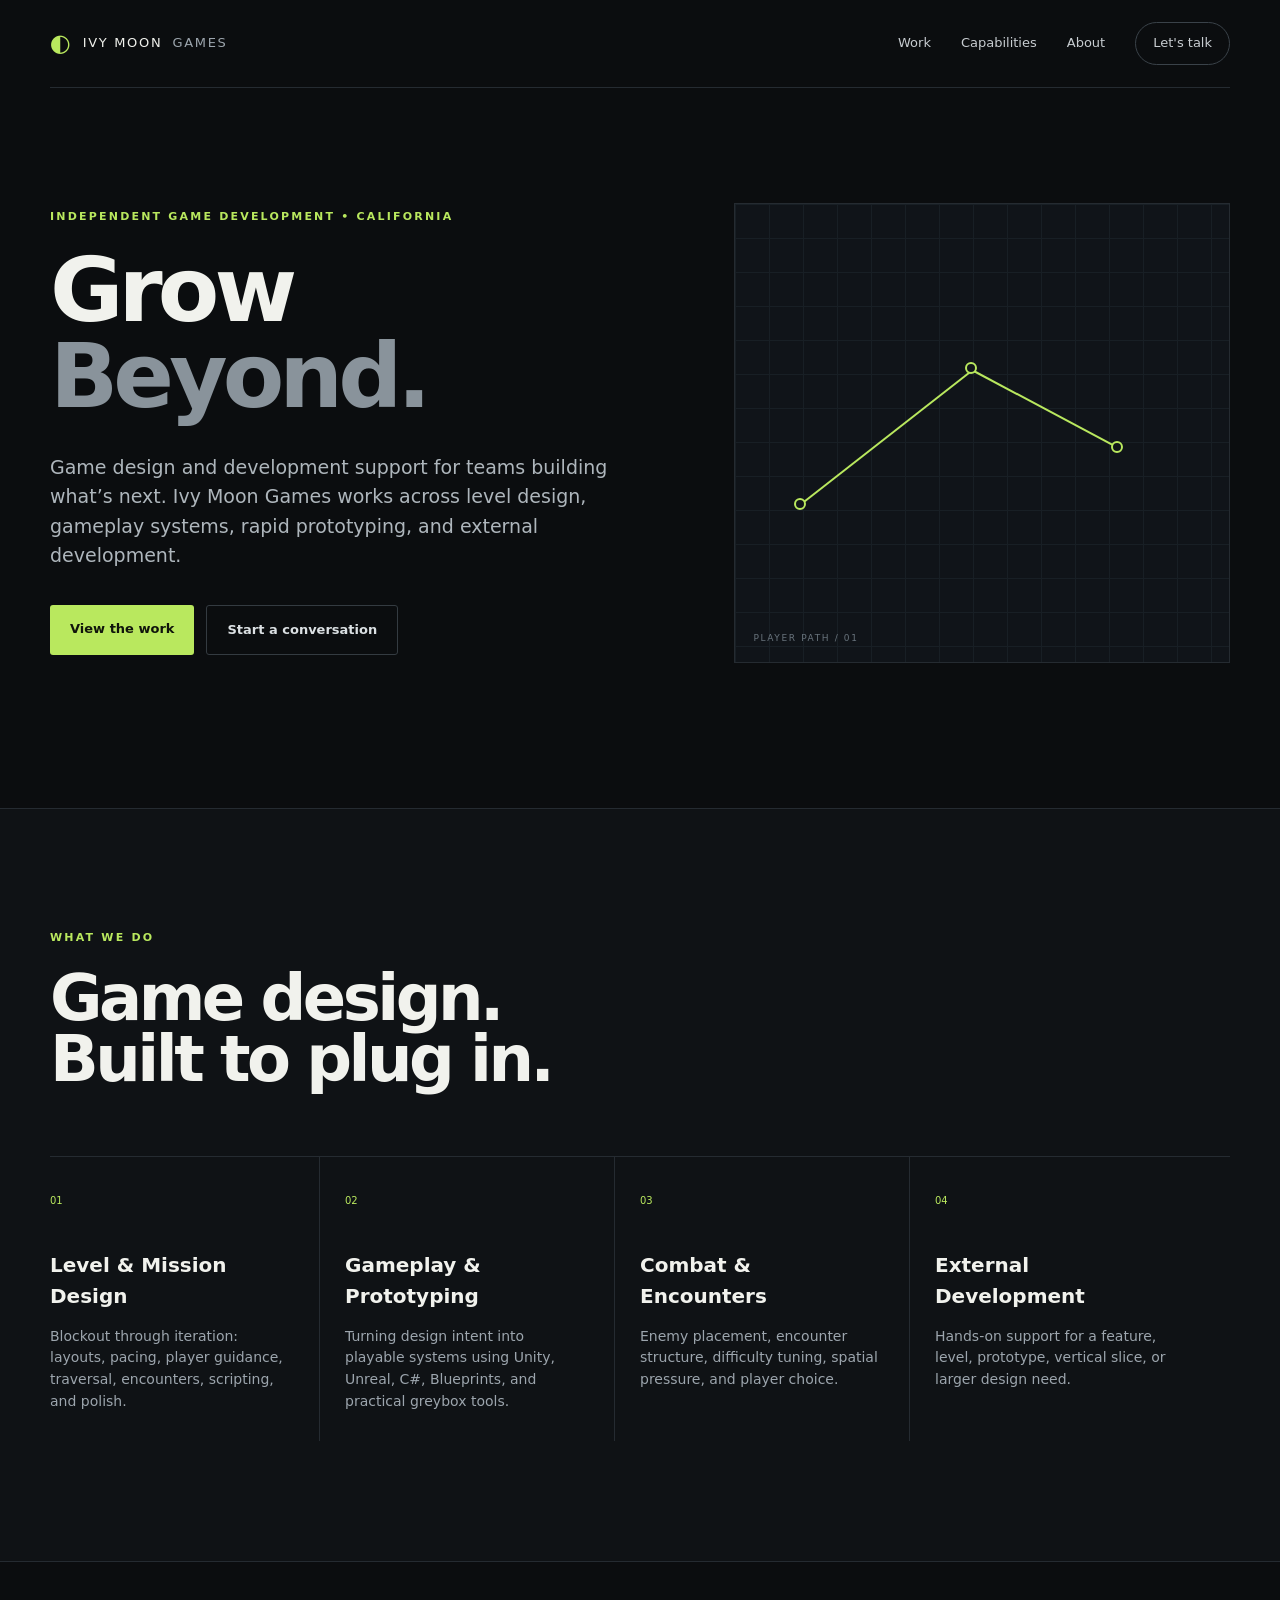
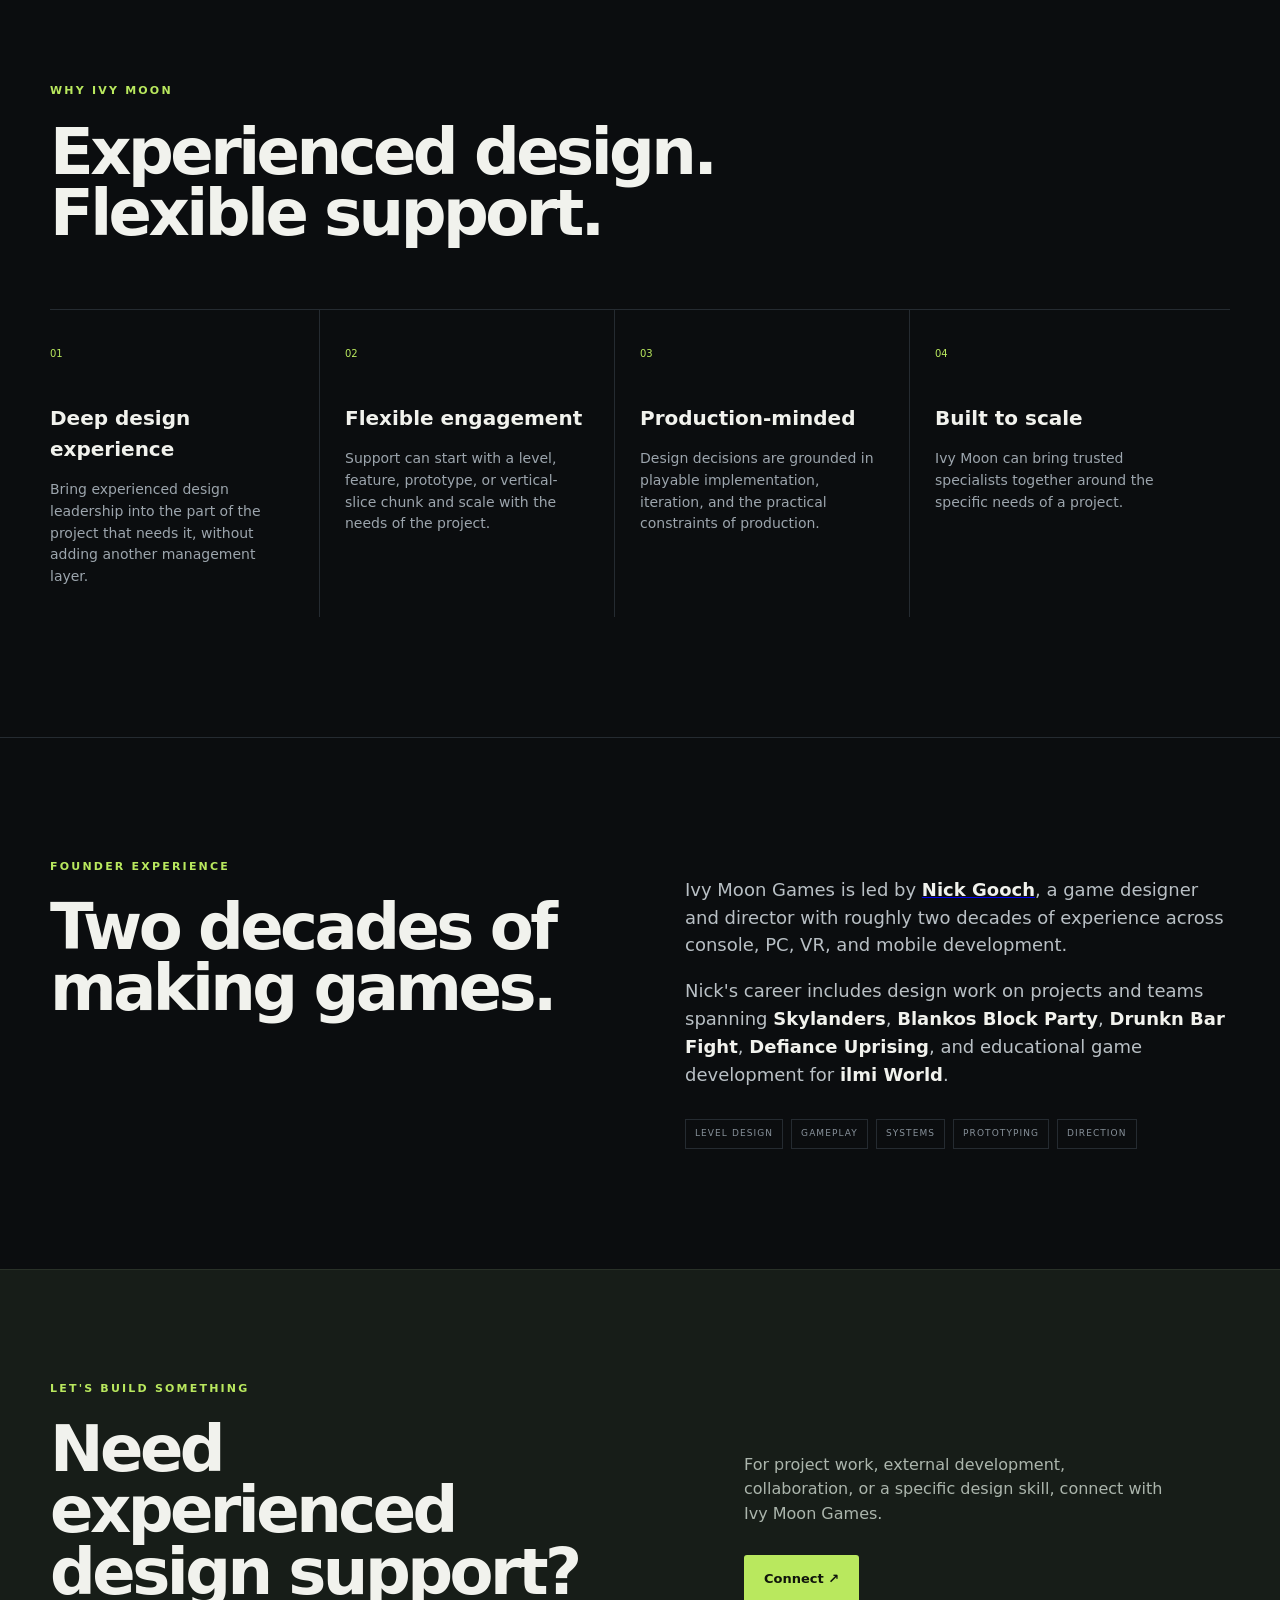
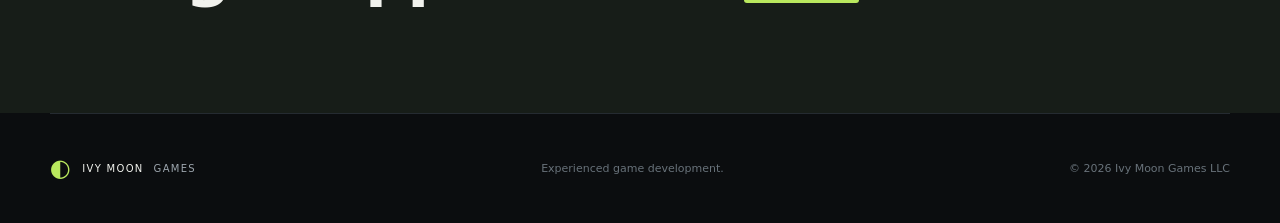
<file: index.html>
<!doctype html>
<html lang="en">
<head>
<meta charset="utf-8"><meta name="viewport" content="width=device-width,initial-scale=1">
<meta name="description" content="Ivy Moon Games — experienced game design, level design, prototyping and external development support.">
<title>Ivy Moon Games</title><link rel="stylesheet" href="styles.css">
</head>
<body>
<header class="nav wrap"><a class="brand" href="index.html"><span>◐</span> IVY MOON <b>GAMES</b></a><nav><a href="work.html">Work</a><a href="#capabilities">Capabilities</a><a href="#about">About</a><a class="pill" href="contact.html">Let's talk</a></nav></header>
<main id="top">
<section class="hero wrap"><div class="eyebrow">INDEPENDENT GAME DEVELOPMENT • CALIFORNIA</div><h1>Grow<br><em>Beyond.</em></h1><p class="lede">Game design and development support for teams building what’s next. Ivy Moon Games works across level design, gameplay systems, rapid prototyping, and external development.</p><div class="actions"><a class="button primary" href="work.html">View the work</a><a class="button ghost" href="contact.html">Start a conversation</a></div><div class="hero-art"><div class="grid"></div><span>PLAYER PATH / 01</span><i class="path one"></i><i class="path two"></i><b class="node n1"></b><b class="node n2"></b><b class="node n3"></b></div></section>

<section id="capabilities" class="section capabilities"><div class="wrap"><div class="eyebrow">WHAT WE DO</div><h2>Game design.<br>Built to plug in.</h2><div class="cap-grid"><div><span>01</span><h3>Level & Mission Design</h3><p>Blockout through iteration: layouts, pacing, player guidance, traversal, encounters, scripting, and polish.</p></div><div><span>02</span><h3>Gameplay & Prototyping</h3><p>Turning design intent into playable systems using Unity, Unreal, C#, Blueprints, and practical greybox tools.</p></div><div><span>03</span><h3>Combat & Encounters</h3><p>Enemy placement, encounter structure, difficulty tuning, spatial pressure, and player choice.</p></div><div><span>04</span><h3>External Development</h3><p>Hands-on support for a feature, level, prototype, vertical slice, or larger design need.</p></div></div></div></section>

<section class="section why"><div class="wrap"><div class="eyebrow">WHY IVY MOON</div><h2>Experienced design.<br>Flexible support.</h2><div class="why-grid"><div><span>01</span><h3>Deep design experience</h3><p>Bring experienced design leadership into the part of the project that needs it, without adding another management layer.</p></div><div><span>02</span><h3>Flexible engagement</h3><p>Support can start with a level, feature, prototype, or vertical-slice chunk and scale with the needs of the project.</p></div><div><span>03</span><h3>Production-minded</h3><p>Design decisions are grounded in playable implementation, iteration, and the practical constraints of production.</p></div><div><span>04</span><h3>Built to scale</h3><p>Ivy Moon can bring trusted specialists together around the specific needs of a project.</p></div></div></div></section>

<section id="about" class="section wrap about"><div><div class="eyebrow">FOUNDER EXPERIENCE</div><h2>Two decades of<br>making games.</h2></div><div class="about-copy"><p>Ivy Moon Games is led by <a class="inline-link" href="https://www.linkedin.com/in/ngooch/" target="_blank" rel="noopener"><strong>Nick Gooch</strong></a>, a game designer and director with roughly two decades of experience across console, PC, VR, and mobile development.</p><p>Nick's career includes design work on projects and teams spanning <strong>Skylanders</strong>, <strong>Blankos Block Party</strong>, <strong>Drunkn Bar Fight</strong>, <strong>Defiance Uprising</strong>, and educational game development for <strong>ilmi World</strong>.</p><div class="credits"><span>LEVEL DESIGN</span><span>GAMEPLAY</span><span>SYSTEMS</span><span>PROTOTYPING</span><span>DIRECTION</span></div></div></section>

<section id="contact" class="contact"><div class="wrap contact-inner"><div><div class="eyebrow">LET'S BUILD SOMETHING</div><h2>Need experienced<br>design support?</h2></div><div><p>For project work, external development, collaboration, or a specific design skill, connect with Ivy Moon Games.</p><a class="button primary" href="https://www.linkedin.com/company/ivy-moon-games/" target="_blank" rel="noopener">Connect ↗</a></div></div></section>
</main><footer class="wrap"><a class="brand" href="index.html"><span>◐</span> IVY MOON <b>GAMES</b></a><span>Experienced game development.</span><span>© 2026 Ivy Moon Games LLC</span></footer>
</body></html>
</file>
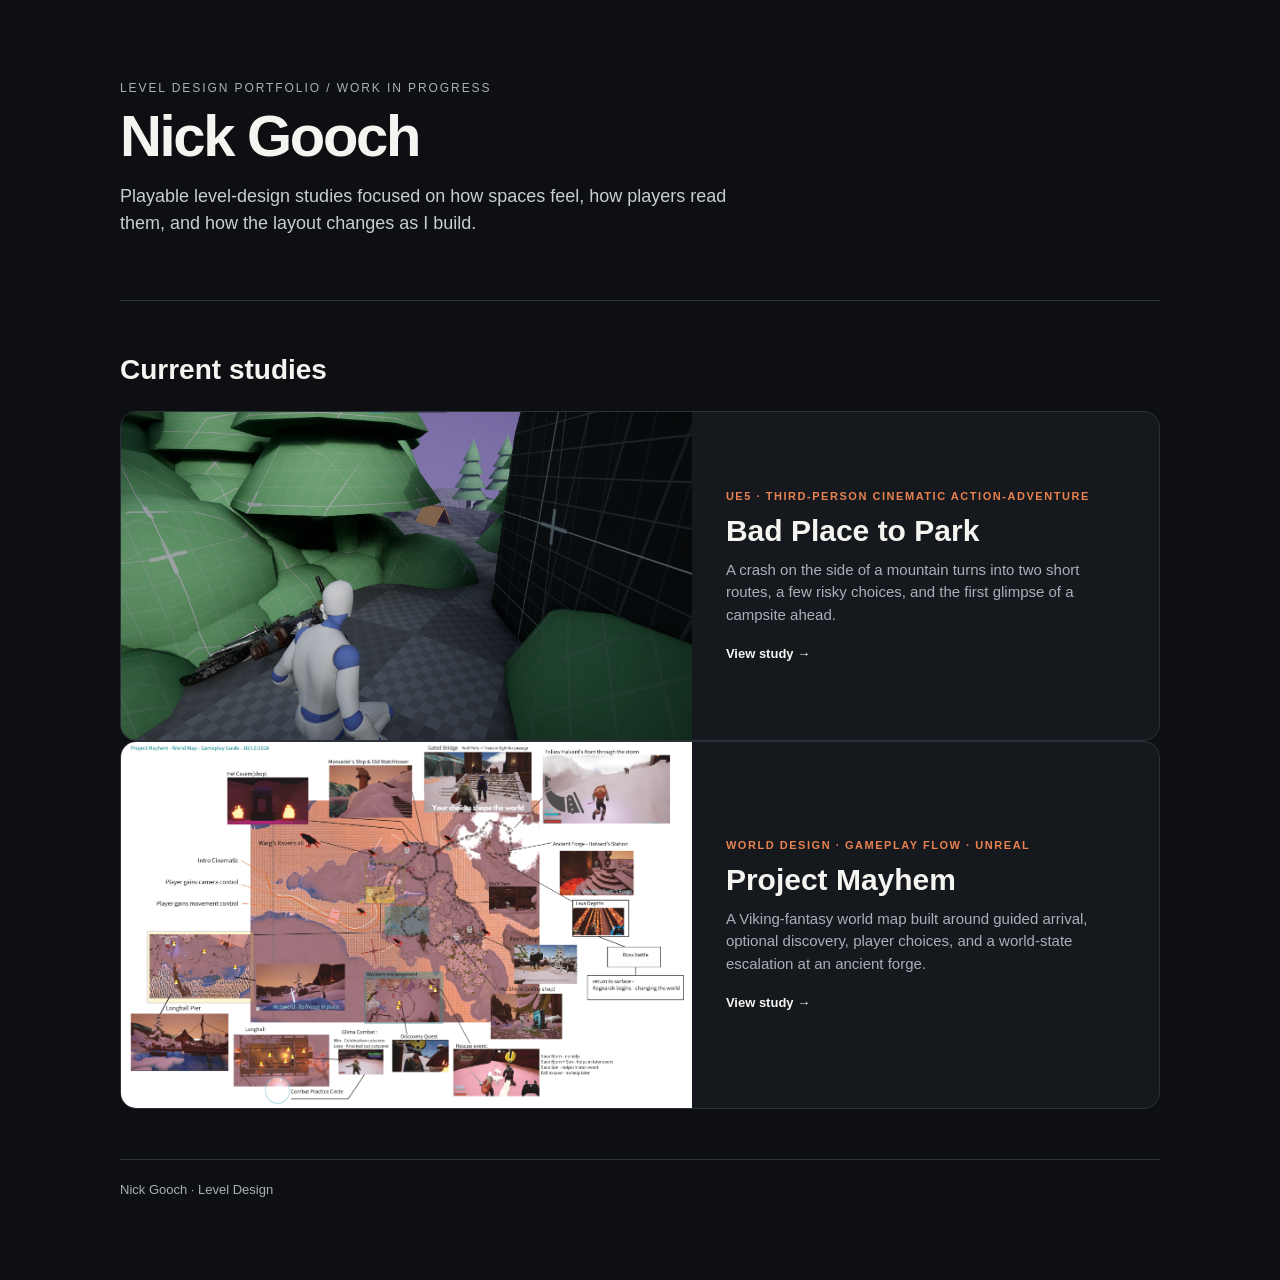
<file: Nick-Gooch/index.html>
<!doctype html><html lang="en"><head><meta charset="utf-8"><meta name="viewport" content="width=device-width,initial-scale=1"><title>Nick Gooch - Level Design</title><style>
:root{--bg:#0d0f12;--panel:#15181d;--text:#f4f4f1;--muted:#aab0b8;--line:#2a3037;--accent:#e9824f}*{box-sizing:border-box}body{margin:0;background:var(--bg);color:var(--text);font:15px/1.5 Inter,Segoe UI,Arial,sans-serif}.wrap{max-width:1100px;margin:auto;padding:44px 30px 80px}header{padding:35px 0 45px;border-bottom:1px solid var(--line)}.eyebrow{font-size:12px;text-transform:uppercase;letter-spacing:.16em;color:var(--muted)}h1{font-size:58px;line-height:1;letter-spacing:-.04em;margin:10px 0 18px}header p{max-width:650px;color:#c9cdd2;font-size:18px}h2{font-size:28px;margin:48px 0 20px}.card{display:grid;grid-template-columns:1.1fr .9fr;min-height:330px;border:1px solid var(--line);background:var(--panel);border-radius:16px;overflow:hidden;text-decoration:none;color:inherit}.card img{width:100%;height:100%;object-fit:cover}.copy{padding:34px;display:flex;flex-direction:column;justify-content:center}.tag{font-size:11px;letter-spacing:.14em;text-transform:uppercase;color:var(--accent);font-weight:700}h3{font-size:30px;line-height:1.08;margin:10px 0 12px}.copy p{color:var(--muted);margin:0 0 18px}.open{font-weight:700;font-size:13px}.foot{margin-top:50px;border-top:1px solid var(--line);padding-top:20px;color:var(--muted);font-size:13px}@media(max-width:720px){h1{font-size:45px}.card{grid-template-columns:1fr}.card img{height:240px}}
</style></head><body><div class="wrap"><header><div class="eyebrow">Level Design Portfolio / Work in Progress</div><h1>Nick Gooch</h1><p>Playable level-design studies focused on how spaces feel, how players read them, and how the layout changes as I build.</p></header><h2>Current studies</h2><a class="card" href="tests/wilderness-traverse-day-1.html"><img src="assets/10_hidden_motorcycle_story.png" alt="Motorcycle story moment in the Wilderness traversal study"><div class="copy"><div class="tag">UE5 · Third-Person Cinematic Action-Adventure</div><h3>Bad Place to Park</h3><p>A crash on the side of a mountain turns into two short routes, a few risky choices, and the first glimpse of a campsite ahead.</p><span class="open">View study →</span></div></a><a class="card" href="tests/project-mayhem.html"><img src="assets/ProjectMayhem_GameplayGuide_10_2026.png" alt="Project Mayhem world design study"><div class="copy"><div class="tag">WORLD DESIGN · GAMEPLAY FLOW · UNREAL</div><h3>Project Mayhem</h3><p>A Viking-fantasy world map built around guided arrival, optional discovery, player choices, and a world-state escalation at an ancient forge.</p><span class="open">View study →</span></div></a><div class="foot">Nick Gooch · Level Design</div></div></body></html>
</file>
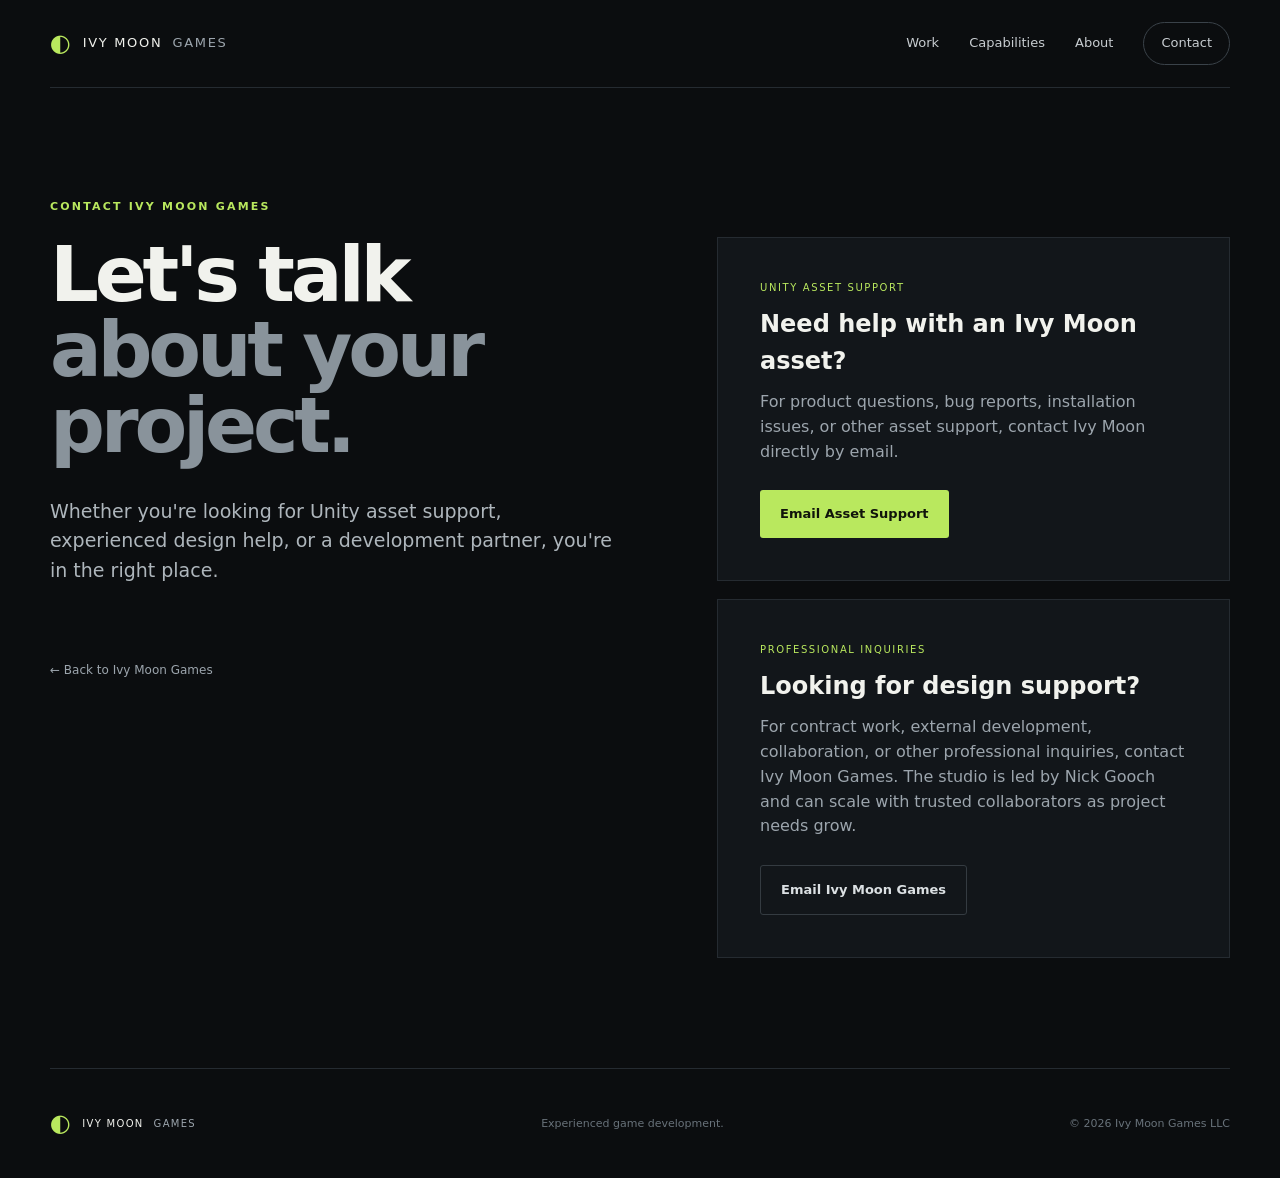
<file: contact.html>
<!doctype html>
<html lang="en">
<head>
<meta charset="utf-8"><meta name="viewport" content="width=device-width,initial-scale=1">
<meta name="description" content="Contact Ivy Moon Games for Unity asset support, product questions, collaboration, and professional inquiries.">
<title>Contact — Ivy Moon Games</title><link rel="stylesheet" href="styles.css">
<style>.contact-page{min-height:calc(100vh - 198px);padding:110px 0}.contact-grid{display:grid;grid-template-columns:1.05fr .95fr;gap:100px;align-items:start}.contact-card{border:1px solid var(--line);background:var(--panel);padding:42px}.contact-card h3{font-size:24px;margin:0 0 10px}.contact-card p{color:var(--muted);margin:0 0 26px}.contact-card+.contact-card{margin-top:18px}.back{font-size:12px;color:var(--muted);text-decoration:none;display:inline-block;margin-top:42px}.back:hover{color:var(--text)}@media(max-width:850px){.contact-grid{grid-template-columns:1fr;gap:40px}.contact-page{padding:75px 0}}</style>
</head>
<body>
<header class="nav wrap"><a class="brand" href="index.html"><span>◐</span> IVY MOON <b>GAMES</b></a><nav><a href="work.html">Work</a><a href="index.html#capabilities">Capabilities</a><a href="index.html#about">About</a><a class="pill" href="contact.html">Contact</a></nav></header>
<main class="contact-page wrap">
<div class="eyebrow">CONTACT IVY MOON GAMES</div>
<div class="contact-grid"><div><h1 style="font-size:clamp(50px,6vw,82px);line-height:.98;letter-spacing:-.055em;margin:0">Let's talk<br><em style="font-style:normal;color:#89939b">about your project.</em></h1><p class="lede">Whether you're looking for Unity asset support, experienced design help, or a development partner, you're in the right place.</p><a class="back" href="index.html">← Back to Ivy Moon Games</a></div>
<div><div class="contact-card"><div class="meta">UNITY ASSET SUPPORT</div><h3>Need help with an Ivy Moon asset?</h3><p>For product questions, bug reports, installation issues, or other asset support, contact Ivy Moon directly by email.</p><a class="button primary" href="mailto:ivymoongames@gmail.com">Email Asset Support</a></div>
<div class="contact-card"><div class="meta">PROFESSIONAL INQUIRIES</div><h3>Looking for design support?</h3><p>For contract work, external development, collaboration, or other professional inquiries, contact Ivy Moon Games. The studio is led by Nick Gooch and can scale with trusted collaborators as project needs grow.</p><a class="button ghost" href="mailto:ivymoongames@gmail.com">Email Ivy Moon Games</a></div></div></div>
</main>
<footer class="wrap"><a class="brand" href="index.html"><span>◐</span> IVY MOON <b>GAMES</b></a><span>Experienced game development.</span><span>© 2026 Ivy Moon Games LLC</span></footer>
</body></html>
</file>
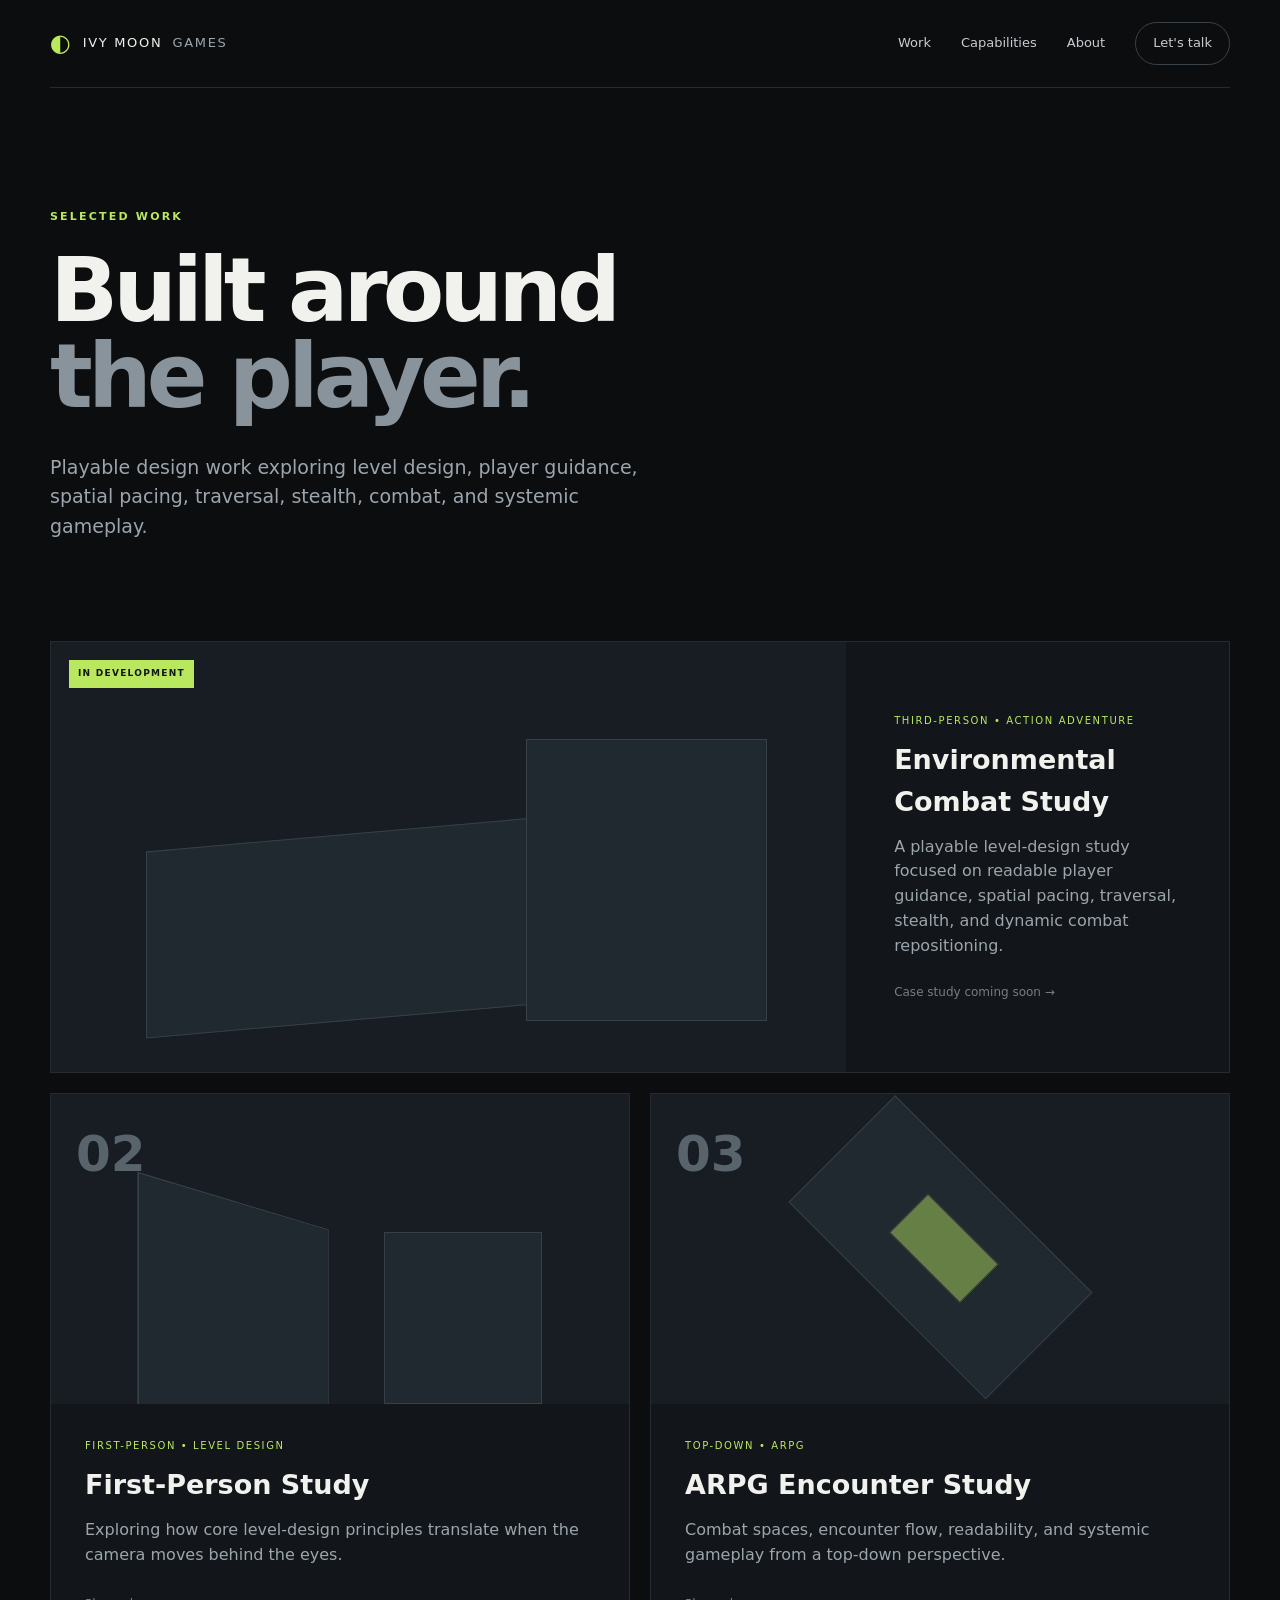
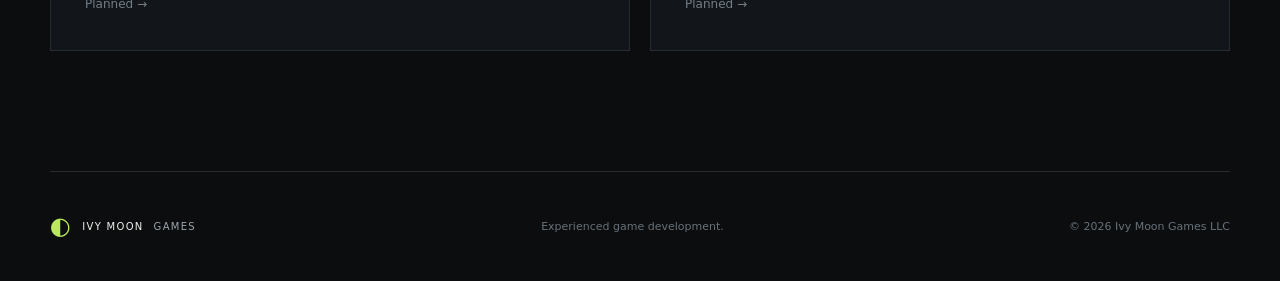
<file: work.html>
<!doctype html>
<html lang="en">
<head>
<meta charset="utf-8"><meta name="viewport" content="width=device-width,initial-scale=1">
<meta name="description" content="Selected Ivy Moon Games design work and development studies.">
<title>Work — Ivy Moon Games</title><link rel="stylesheet" href="styles.css">
</head>
<body>
<header class="nav wrap"><a class="brand" href="index.html"><span>◐</span> IVY MOON <b>GAMES</b></a><nav><a href="work.html">Work</a><a href="index.html#capabilities">Capabilities</a><a href="index.html#about">About</a><a class="pill" href="contact.html">Let's talk</a></nav></header>
<main>
<section class="section wrap work-intro"><div class="eyebrow">SELECTED WORK</div><h1>Built around<br><em>the player.</em></h1><p>Playable design work exploring level design, player guidance, spatial pacing, traversal, stealth, combat, and systemic gameplay.</p></section>
<section class="section wrap work-list"><div class="projects">
<article class="project featured"><div class="visual third"><span class="tag">IN DEVELOPMENT</span><div class="blockout"></div></div><div class="copy"><div class="meta">THIRD-PERSON • ACTION ADVENTURE</div><h3>Environmental Combat Study</h3><p>A playable level-design study focused on readable player guidance, spatial pacing, traversal, stealth, and dynamic combat repositioning.</p><span class="muted">Case study coming soon →</span></div></article>
<article class="project"><div class="visual first"><span>02</span></div><div class="copy"><div class="meta">FIRST-PERSON • LEVEL DESIGN</div><h3>First-Person Study</h3><p>Exploring how core level-design principles translate when the camera moves behind the eyes.</p><span class="muted">Planned →</span></div></article>
<article class="project"><div class="visual arpg"><span>03</span></div><div class="copy"><div class="meta">TOP-DOWN • ARPG</div><h3>ARPG Encounter Study</h3><p>Combat spaces, encounter flow, readability, and systemic gameplay from a top-down perspective.</p><span class="muted">Planned →</span></div></article>
</div></section>
</main>
<footer class="wrap"><a class="brand" href="index.html"><span>◐</span> IVY MOON <b>GAMES</b></a><span>Experienced game development.</span><span>© 2026 Ivy Moon Games LLC</span></footer>
</body></html>
</file>
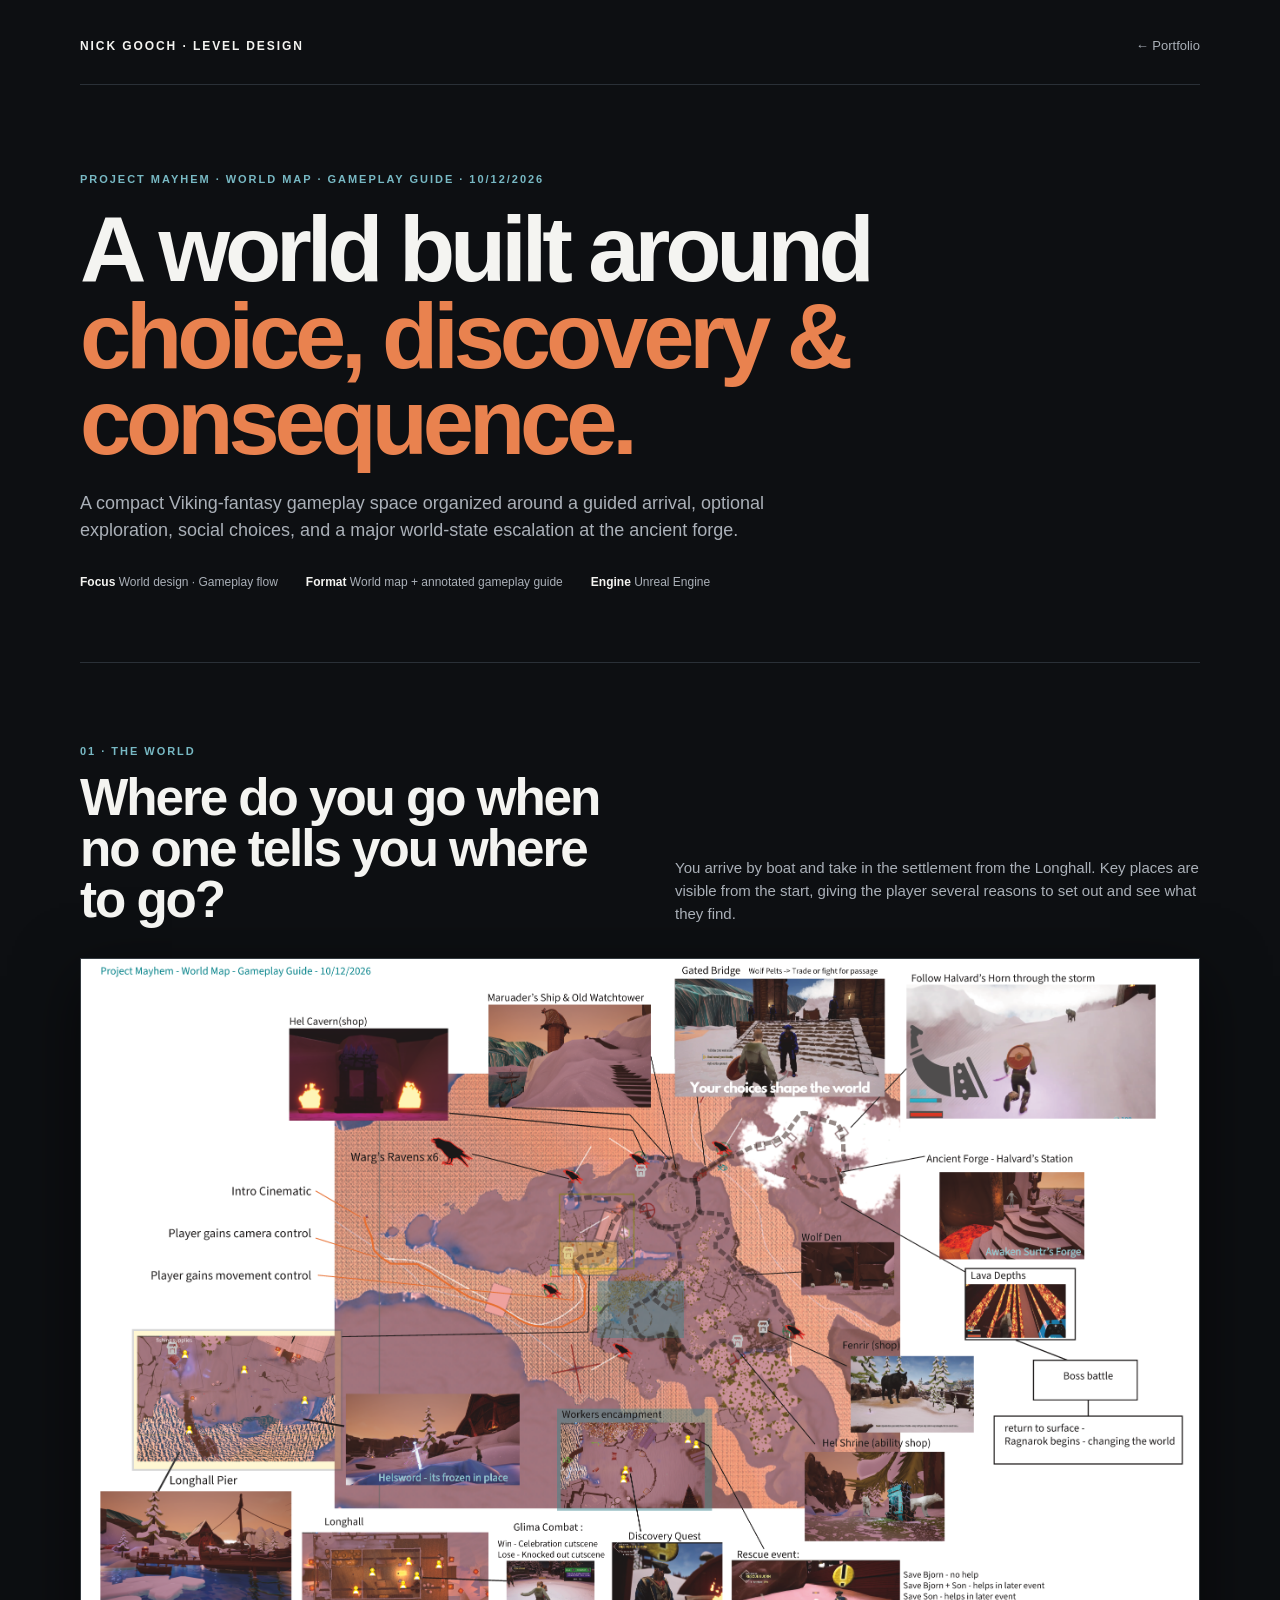
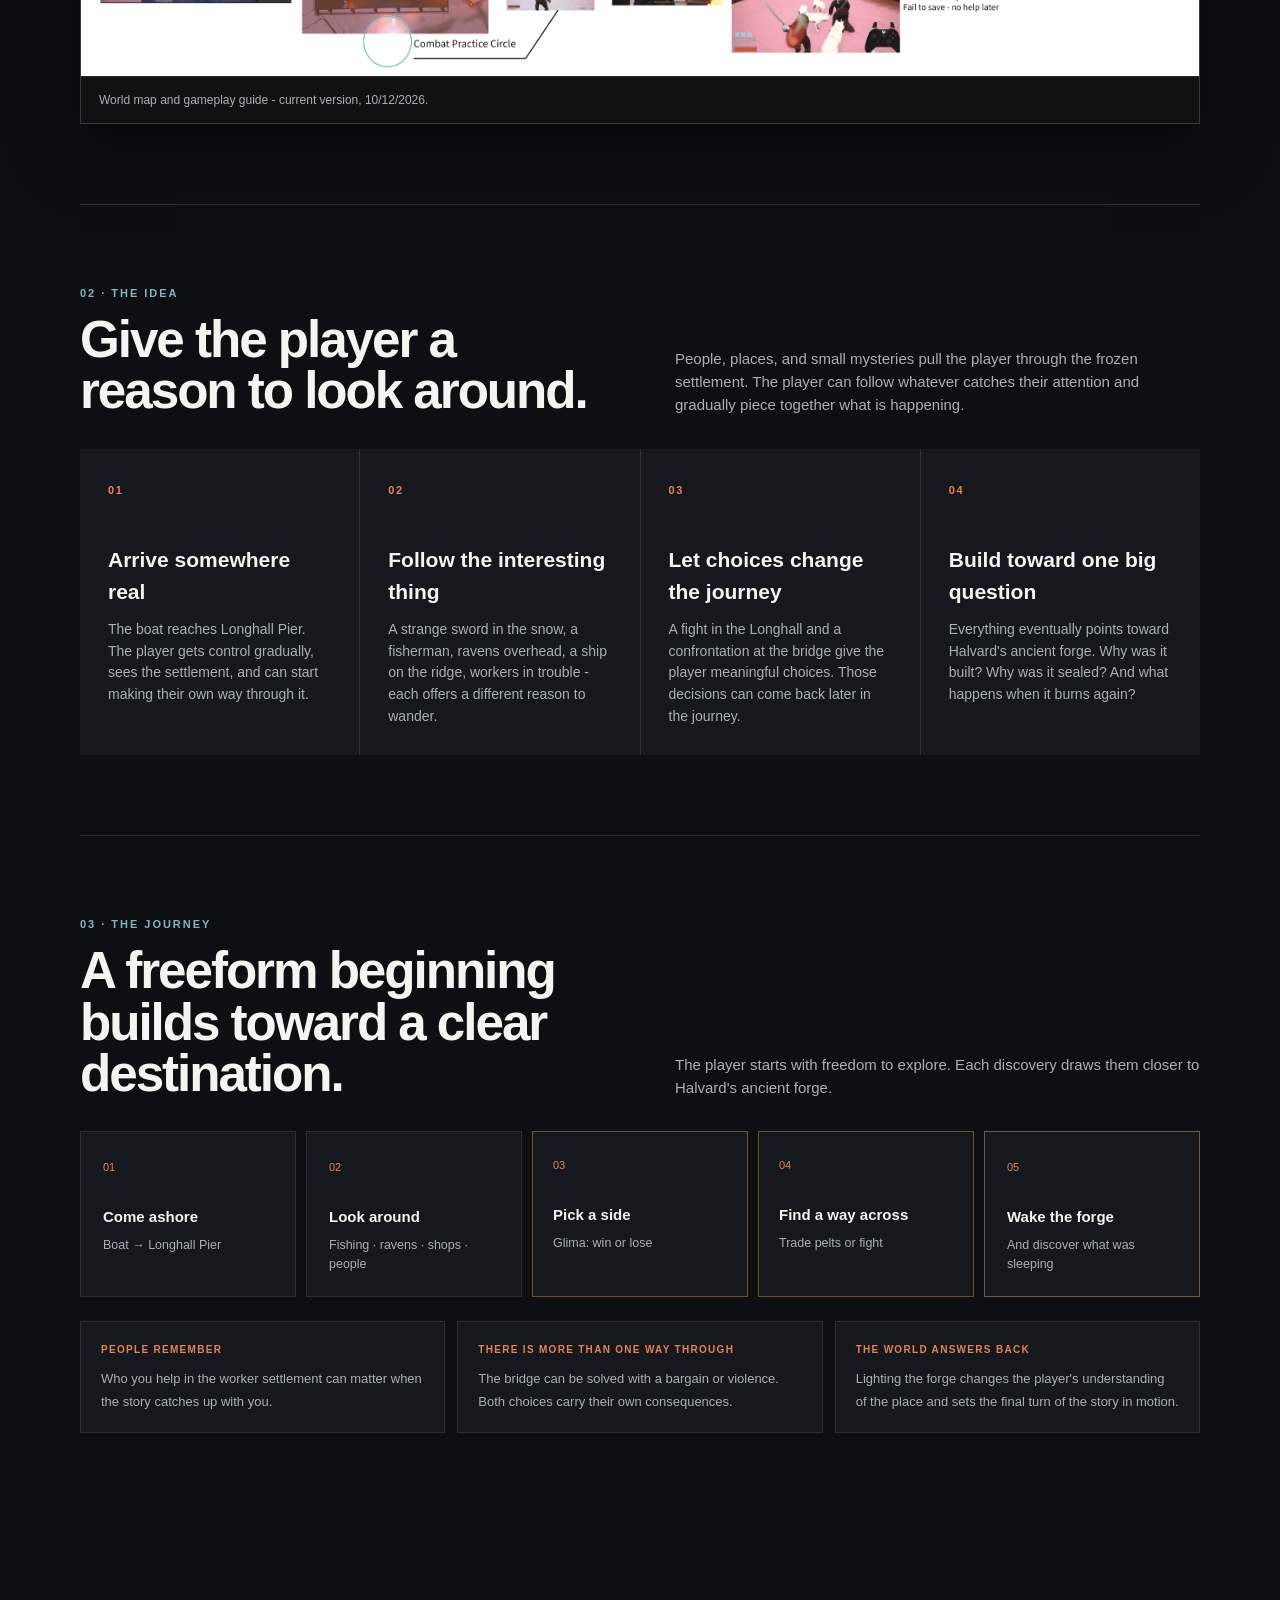
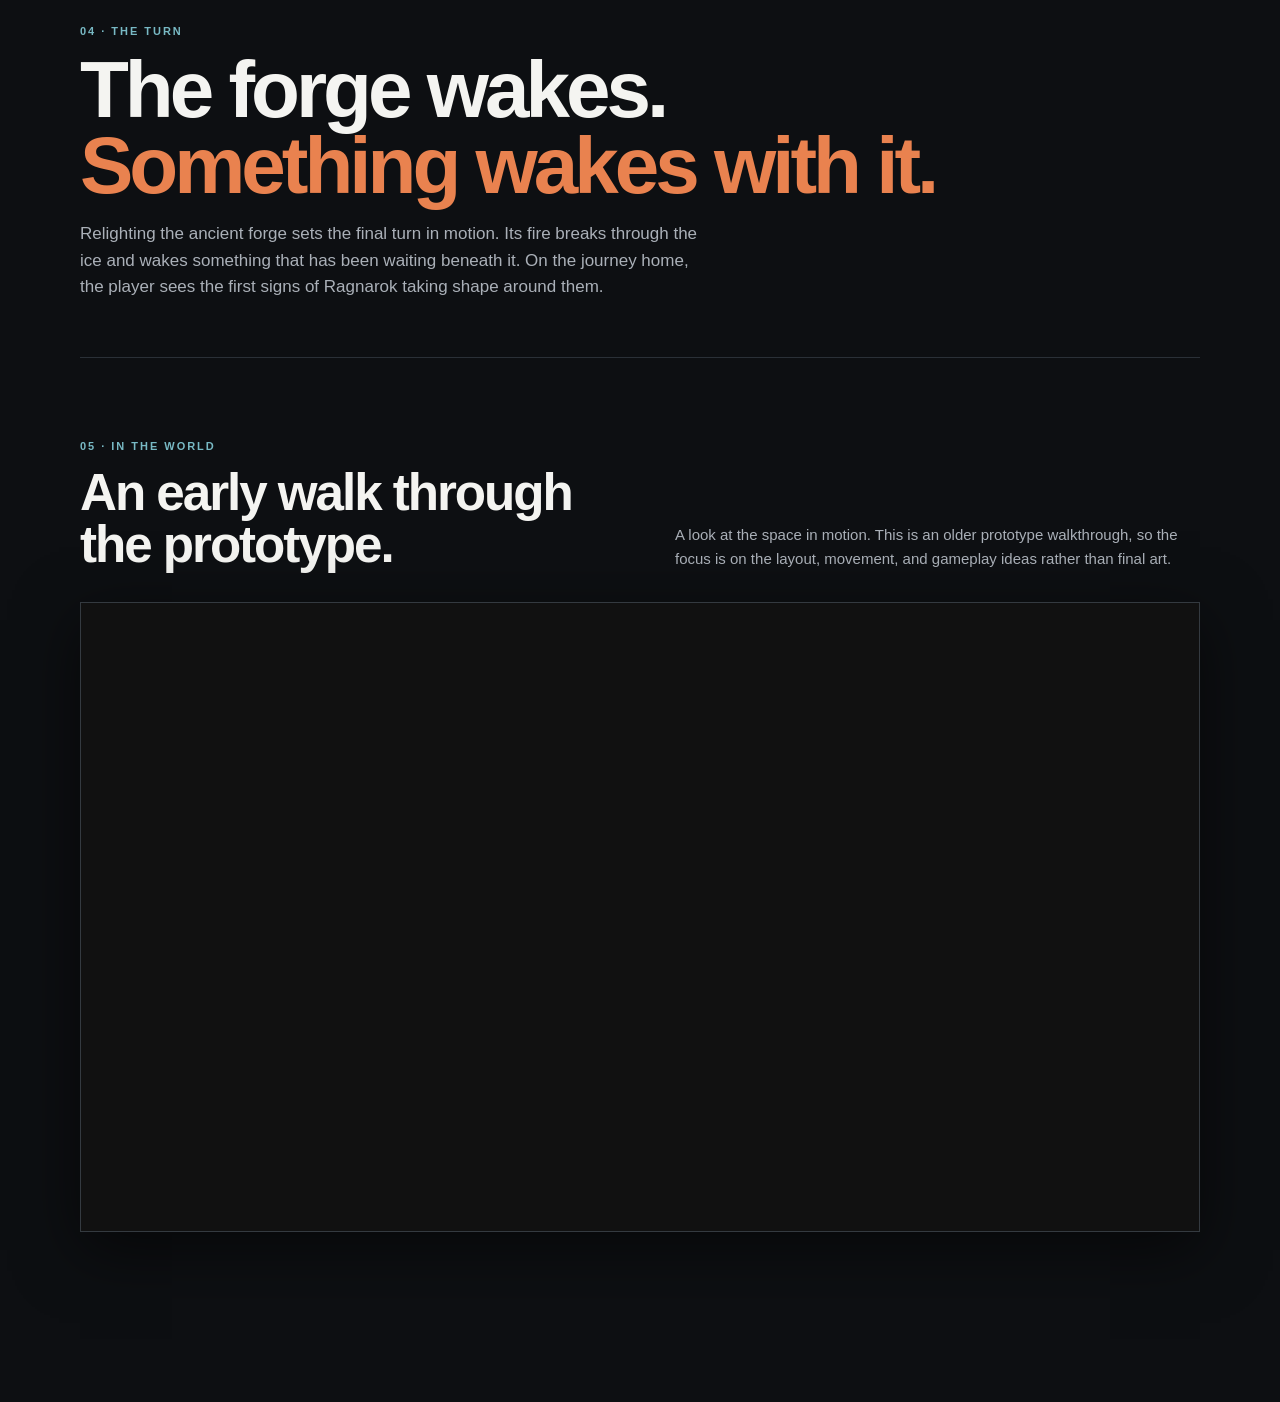
<file: Nick-Gooch/tests/project-mayhem.html>
<!doctype html>
<html lang="en">
<head>
<meta charset="utf-8">
<meta name="viewport" content="width=device-width,initial-scale=1">
<title>Project Mayhem - A World to Discover</title>
<style>
:root{--bg:#0d0f12;--panel:#15181d;--text:#f4f4f1;--muted:#aab0b8;--line:#2a3037;--accent:#e9824f;--ice:#78b9c4}
*{box-sizing:border-box}html{scroll-behavior:smooth}body{margin:0;background:var(--bg);color:var(--text);font:15px/1.55 Inter,Segoe UI,Arial,sans-serif}.wrap{max-width:1180px;margin:auto;padding:24px 30px 90px}a{color:inherit;text-decoration:none}.nav{display:flex;justify-content:space-between;align-items:center;padding:12px 0 28px;border-bottom:1px solid var(--line)}.brand{font-size:12px;font-weight:800;letter-spacing:.16em}.back{color:var(--muted);font-size:13px}.hero{padding:86px 0 70px}.eyebrow{font-size:11px;text-transform:uppercase;letter-spacing:.18em;color:var(--ice);font-weight:700}.hero h1{font-size:clamp(48px,8vw,92px);line-height:.94;letter-spacing:-.055em;margin:18px 0 24px}.hero h1 em{font-style:normal;color:var(--accent)}.hero p{max-width:700px;color:var(--muted);font-size:18px}.meta{display:flex;gap:28px;flex-wrap:wrap;margin-top:28px;color:var(--muted);font-size:12px}.meta b{color:var(--text)}section{padding:80px 0;border-top:1px solid var(--line)}.head{display:grid;grid-template-columns:1fr 1fr;gap:70px;align-items:end;margin-bottom:32px}.head h2{font-size:clamp(32px,4vw,56px);line-height:1;letter-spacing:-.04em;margin:12px 0 0}.head p{color:var(--muted);margin:0}.map{border:1px solid #343a40;background:#111;box-shadow:0 18px 60px #0008;overflow:hidden}.map img{display:block;width:100%;height:auto}.map-note{padding:14px 18px;color:var(--muted);font-size:12px;border-top:1px solid var(--line)}.grid{display:grid;grid-template-columns:repeat(4,1fr);gap:1px;background:var(--line)}.card{background:var(--panel);padding:28px;min-height:235px}.num{color:var(--accent);font-size:11px;letter-spacing:.14em;font-weight:700}.card h3{margin:44px 0 10px;font-size:21px}.card p{margin:0;color:var(--muted);font-size:14px}.flow{display:grid;grid-template-columns:repeat(5,1fr);gap:10px}.beat{border:1px solid var(--line);padding:22px;background:var(--panel);min-height:145px}.beat.choice{border-color:#665331}.beat.final{border-color:#6d5a42}.beat .n{color:var(--accent);font-size:11px}.beat strong{display:block;margin-top:28px}.beat small{display:block;color:var(--muted);margin-top:7px}.choices{display:grid;grid-template-columns:repeat(3,1fr);gap:12px;margin-top:24px}.choice{padding:20px;border:1px solid var(--line);background:var(--panel)}.choice b{display:block;color:var(--accent);font-size:10px;letter-spacing:.13em;text-transform:uppercase;margin-bottom:8px}.choice span{color:var(--muted);font-size:13px}.end{padding:110px 0 40px}.video-frame{position:relative;width:100%;aspect-ratio:16/9;background:#111;border:1px solid #343a40;box-shadow:0 18px 60px #0008;overflow:hidden}.video-frame iframe{width:100%;height:100%;border:0}.end h2{font-size:clamp(42px,7vw,80px);line-height:.95;letter-spacing:-.05em;margin:12px 0}.end h2 em{font-style:normal;color:var(--accent)}.end p{max-width:620px;color:var(--muted);font-size:17px}@media(max-width:800px){.head{grid-template-columns:1fr;gap:20px}.grid{grid-template-columns:1fr 1fr}.flow{grid-template-columns:1fr}.choices{grid-template-columns:1fr}}@media(max-width:520px){.wrap{padding-left:18px;padding-right:18px}.grid{grid-template-columns:1fr}.hero{padding-top:60px}}
</style>
</head>
<body><div class="wrap">
<nav class="nav"><a class="brand" href="../index.html">NICK GOOCH · LEVEL DESIGN</a><a class="back" href="../index.html">← Portfolio</a></nav>
<header class="hero"><div class="eyebrow">PROJECT MAYHEM · WORLD MAP · GAMEPLAY GUIDE · 10/12/2026</div><h1>A world built around<br><em>choice, discovery & consequence.</em></h1><p>A compact Viking-fantasy gameplay space organized around a guided arrival, optional exploration, social choices, and a major world-state escalation at the ancient forge.</p><div class="meta"><span><b>Focus</b> World design · Gameplay flow</span><span><b>Format</b> World map + annotated gameplay guide</span><span><b>Engine</b> Unreal Engine</span></div></header>
<section><div class="head"><div><div class="eyebrow">01 · THE WORLD</div><h2>Where do you go when no one tells you where to go?</h2></div><p>You arrive by boat and take in the settlement from the Longhall. Key places are visible from the start, giving the player several reasons to set out and see what they find.</p></div><div class="map"><img src="../assets/ProjectMayhem_GameplayGuide_10_2026.png" alt="Project Mayhem world map and gameplay guide"><div class="map-note">World map and gameplay guide - current version, 10/12/2026.</div></div></section>
<section><div class="head"><div><div class="eyebrow">02 · THE IDEA</div><h2>Give the player a reason to look around.</h2></div><p>People, places, and small mysteries pull the player through the frozen settlement. The player can follow whatever catches their attention and gradually piece together what is happening.</p></div><div class="grid">
<article class="card"><span class="num">01</span><h3>Arrive somewhere real</h3><p>The boat reaches Longhall Pier. The player gets control gradually, sees the settlement, and can start making their own way through it.</p></article>
<article class="card"><span class="num">02</span><h3>Follow the interesting thing</h3><p>A strange sword in the snow, a fisherman, ravens overhead, a ship on the ridge, workers in trouble - each offers a different reason to wander.</p></article>
<article class="card"><span class="num">03</span><h3>Let choices change the journey</h3><p>A fight in the Longhall and a confrontation at the bridge give the player meaningful choices. Those decisions can come back later in the journey.</p></article>
<article class="card"><span class="num">04</span><h3>Build toward one big question</h3><p>Everything eventually points toward Halvard's ancient forge. Why was it built? Why was it sealed? And what happens when it burns again?</p></article>
</div></section>
<section><div class="head"><div><div class="eyebrow">03 · THE JOURNEY</div><h2>A freeform beginning builds toward a clear destination.</h2></div><p>The player starts with freedom to explore. Each discovery draws them closer to Halvard's ancient forge.</p></div><div class="flow">
<div class="beat"><span class="n">01</span><strong>Come ashore</strong><small>Boat → Longhall Pier</small></div>
<div class="beat"><span class="n">02</span><strong>Look around</strong><small>Fishing · ravens · shops · people</small></div>
<div class="beat choice"><span class="n">03</span><strong>Pick a side</strong><small>Glima: win or lose</small></div>
<div class="beat choice"><span class="n">04</span><strong>Find a way across</strong><small>Trade pelts or fight</small></div>
<div class="beat final"><span class="n">05</span><strong>Wake the forge</strong><small>And discover what was sleeping</small></div>
</div><div class="choices"><div class="choice"><b>People remember</b><span>Who you help in the worker settlement can matter when the story catches up with you.</span></div><div class="choice"><b>There is more than one way through</b><span>The bridge can be solved with a bargain or violence. Both choices carry their own consequences.</span></div><div class="choice"><b>The world answers back</b><span>Lighting the forge changes the player's understanding of the place and sets the final turn of the story in motion.</span></div></div></section>
<div class="end"><div class="eyebrow">04 · THE TURN</div><h2>The forge wakes.<br><em>Something wakes with it.</em></h2><p>Relighting the ancient forge sets the final turn in motion. Its fire breaks through the ice and wakes something that has been waiting beneath it. On the journey home, the player sees the first signs of Ragnarok taking shape around them.</p></div><section class="video"><div class="head"><div><div class="eyebrow">05 · IN THE WORLD</div><h2>An early walk through the prototype.</h2></div><p>A look at the space in motion. This is an older prototype walkthrough, so the focus is on the layout, movement, and gameplay ideas rather than final art.</p></div><div class="video-frame"><iframe src="https://www.youtube.com/embed/uv9dwov7qVk?start=195" title="Project Mayhem prototype walkthrough" loading="lazy" allow="accelerometer; autoplay; clipboard-write; encrypted-media; gyroscope; picture-in-picture; web-share" allowfullscreen></iframe></div></section>
</div></body></html>
</file>
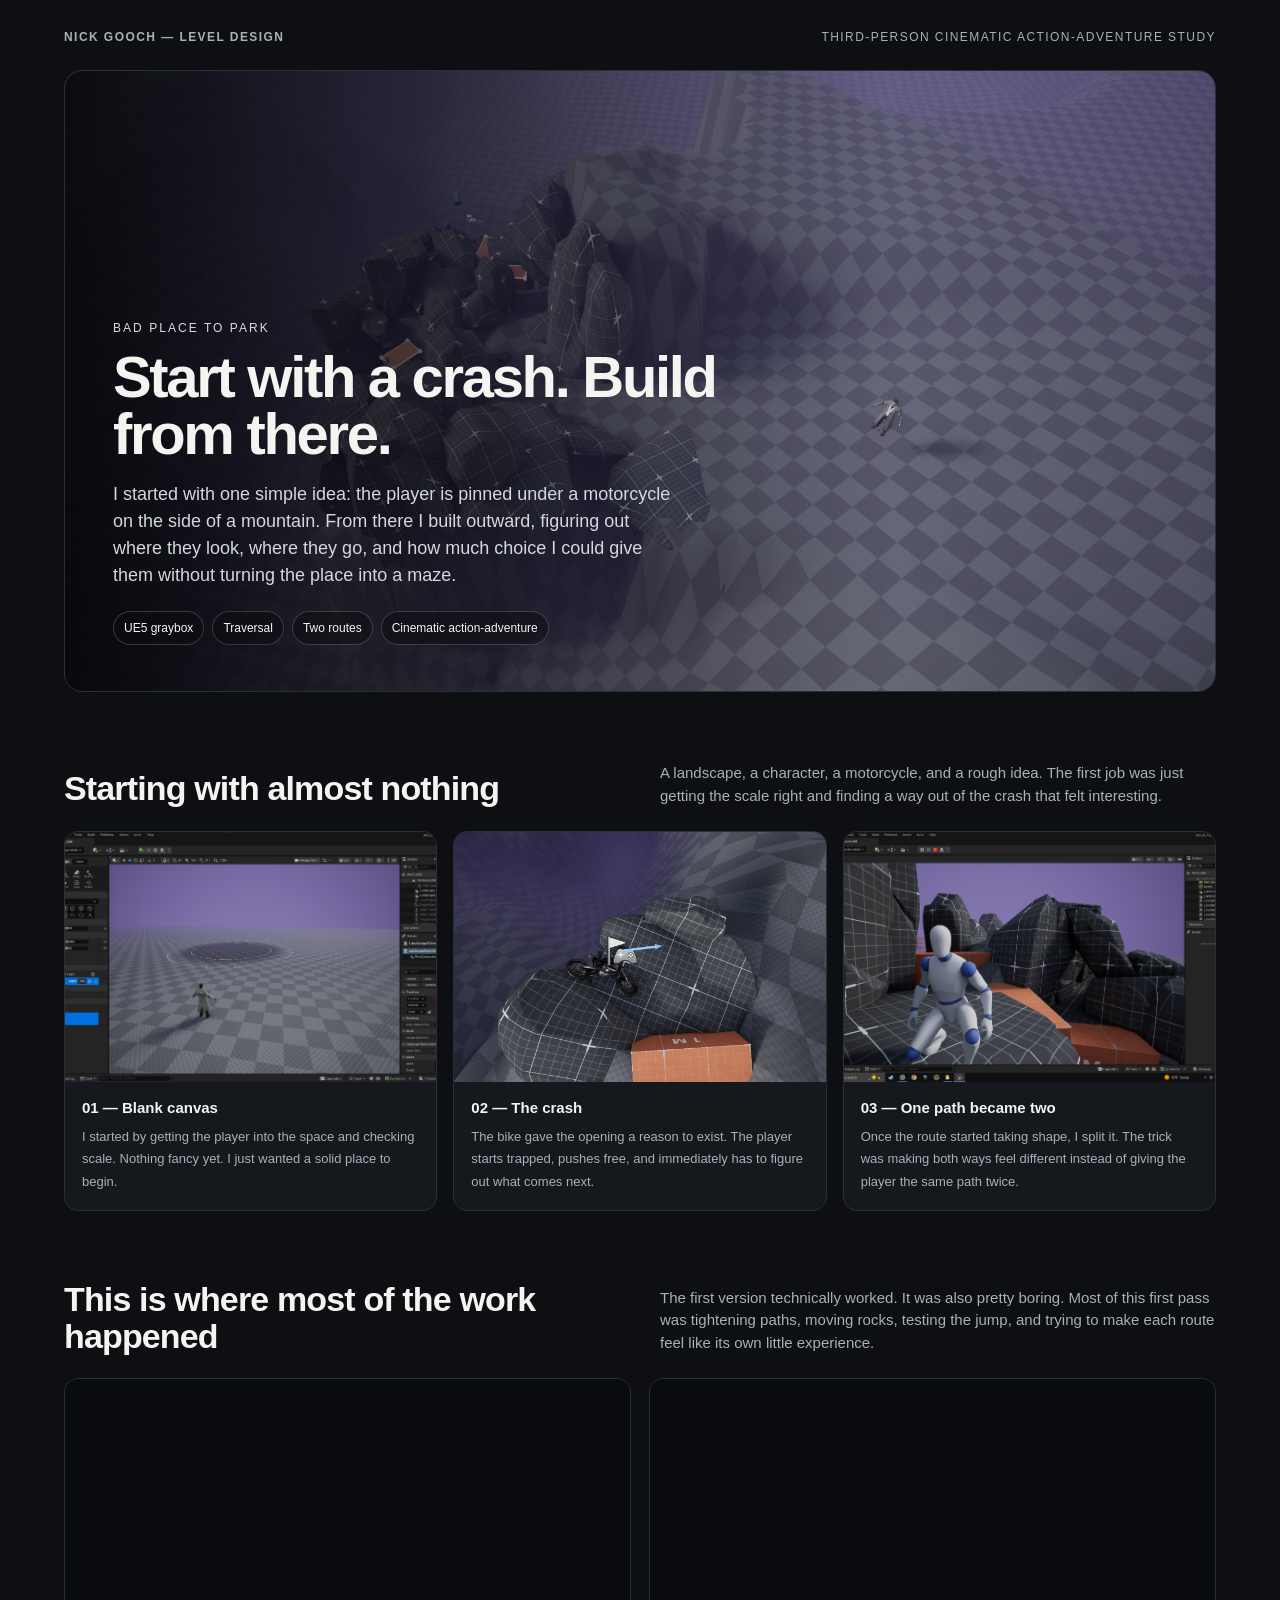
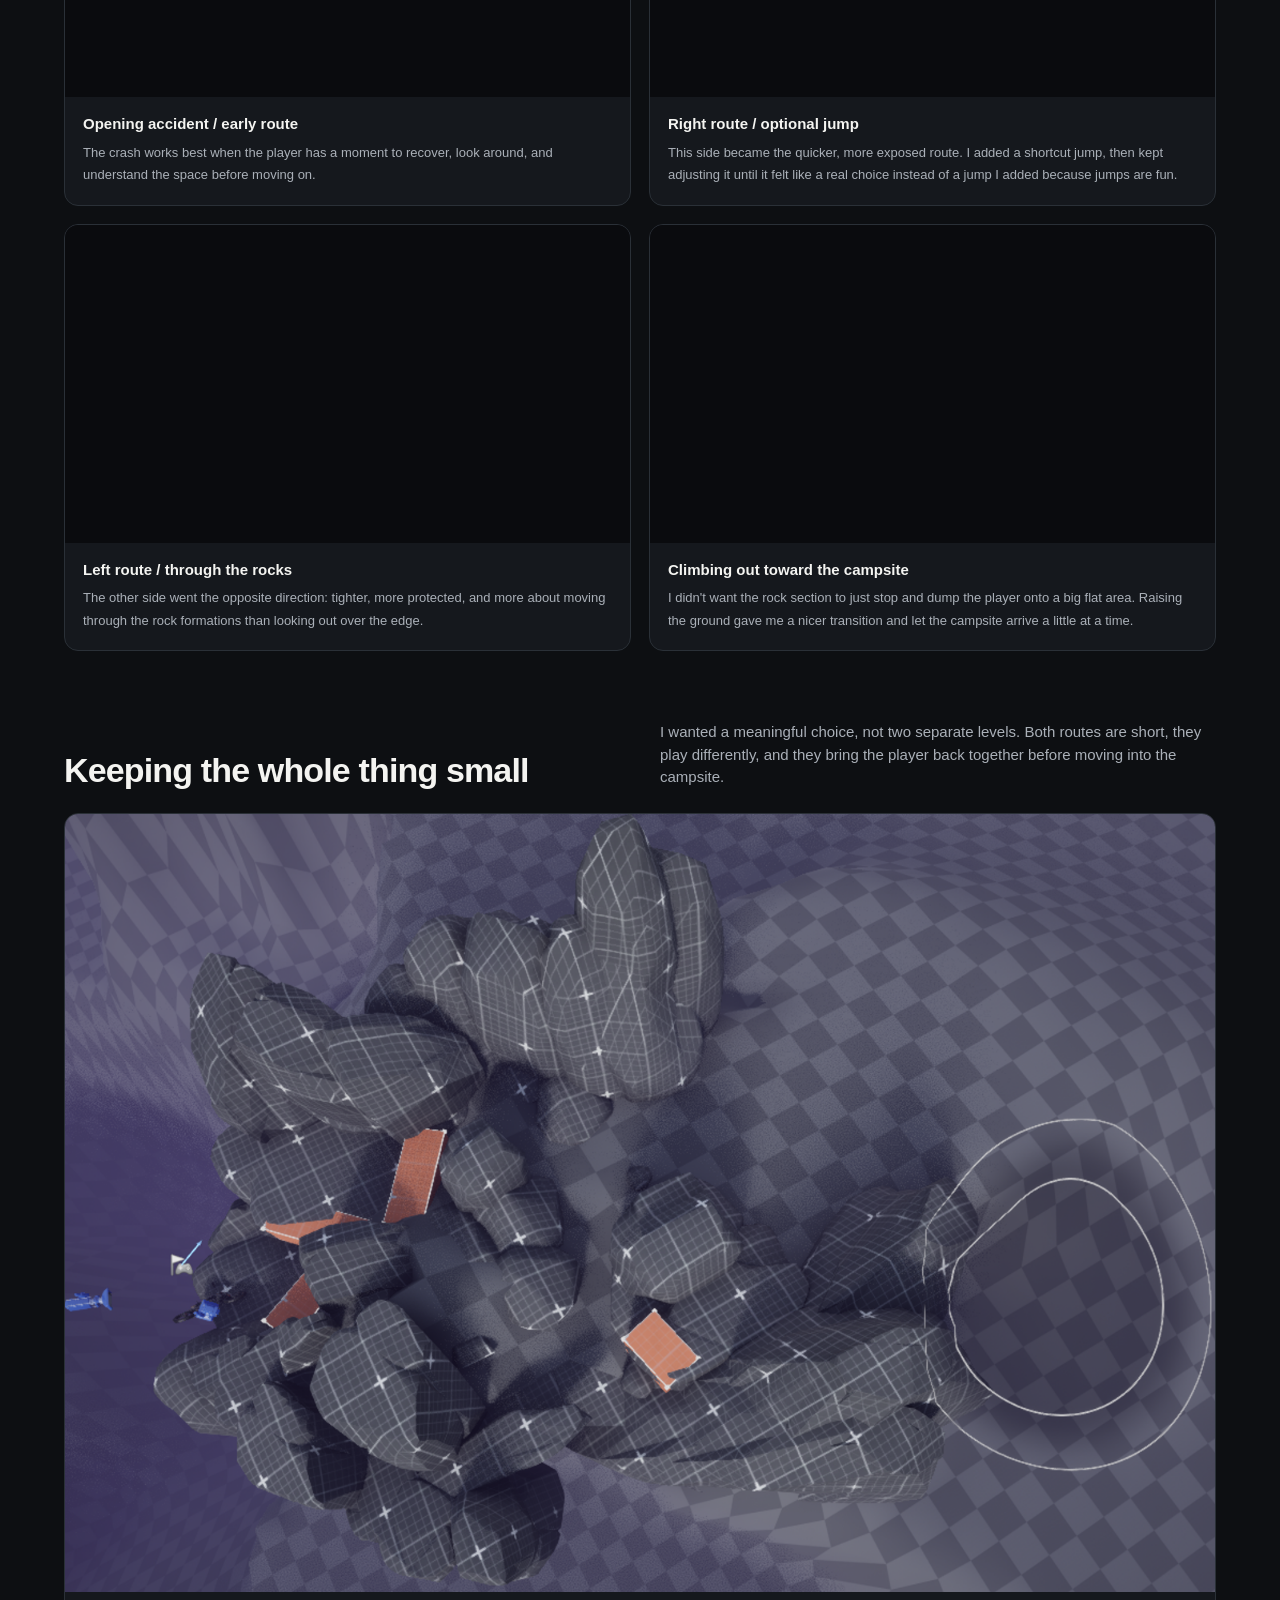
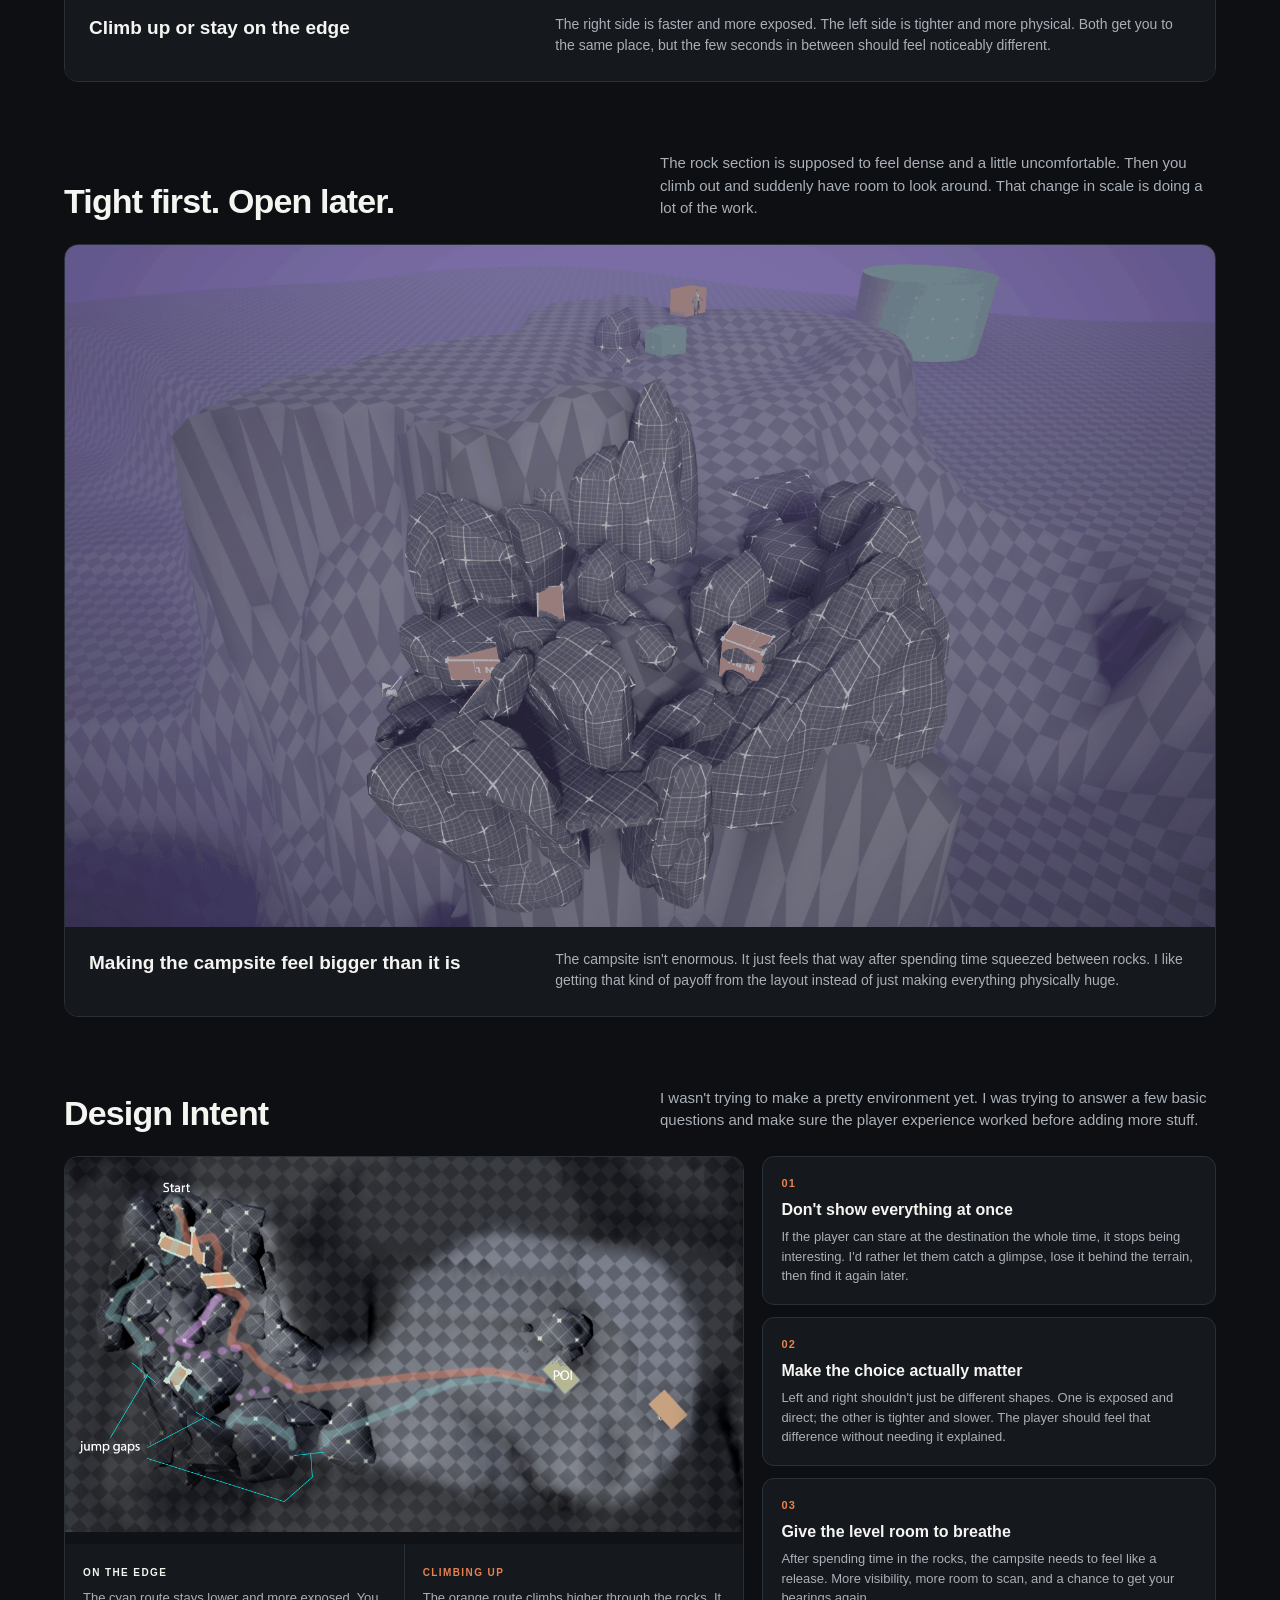
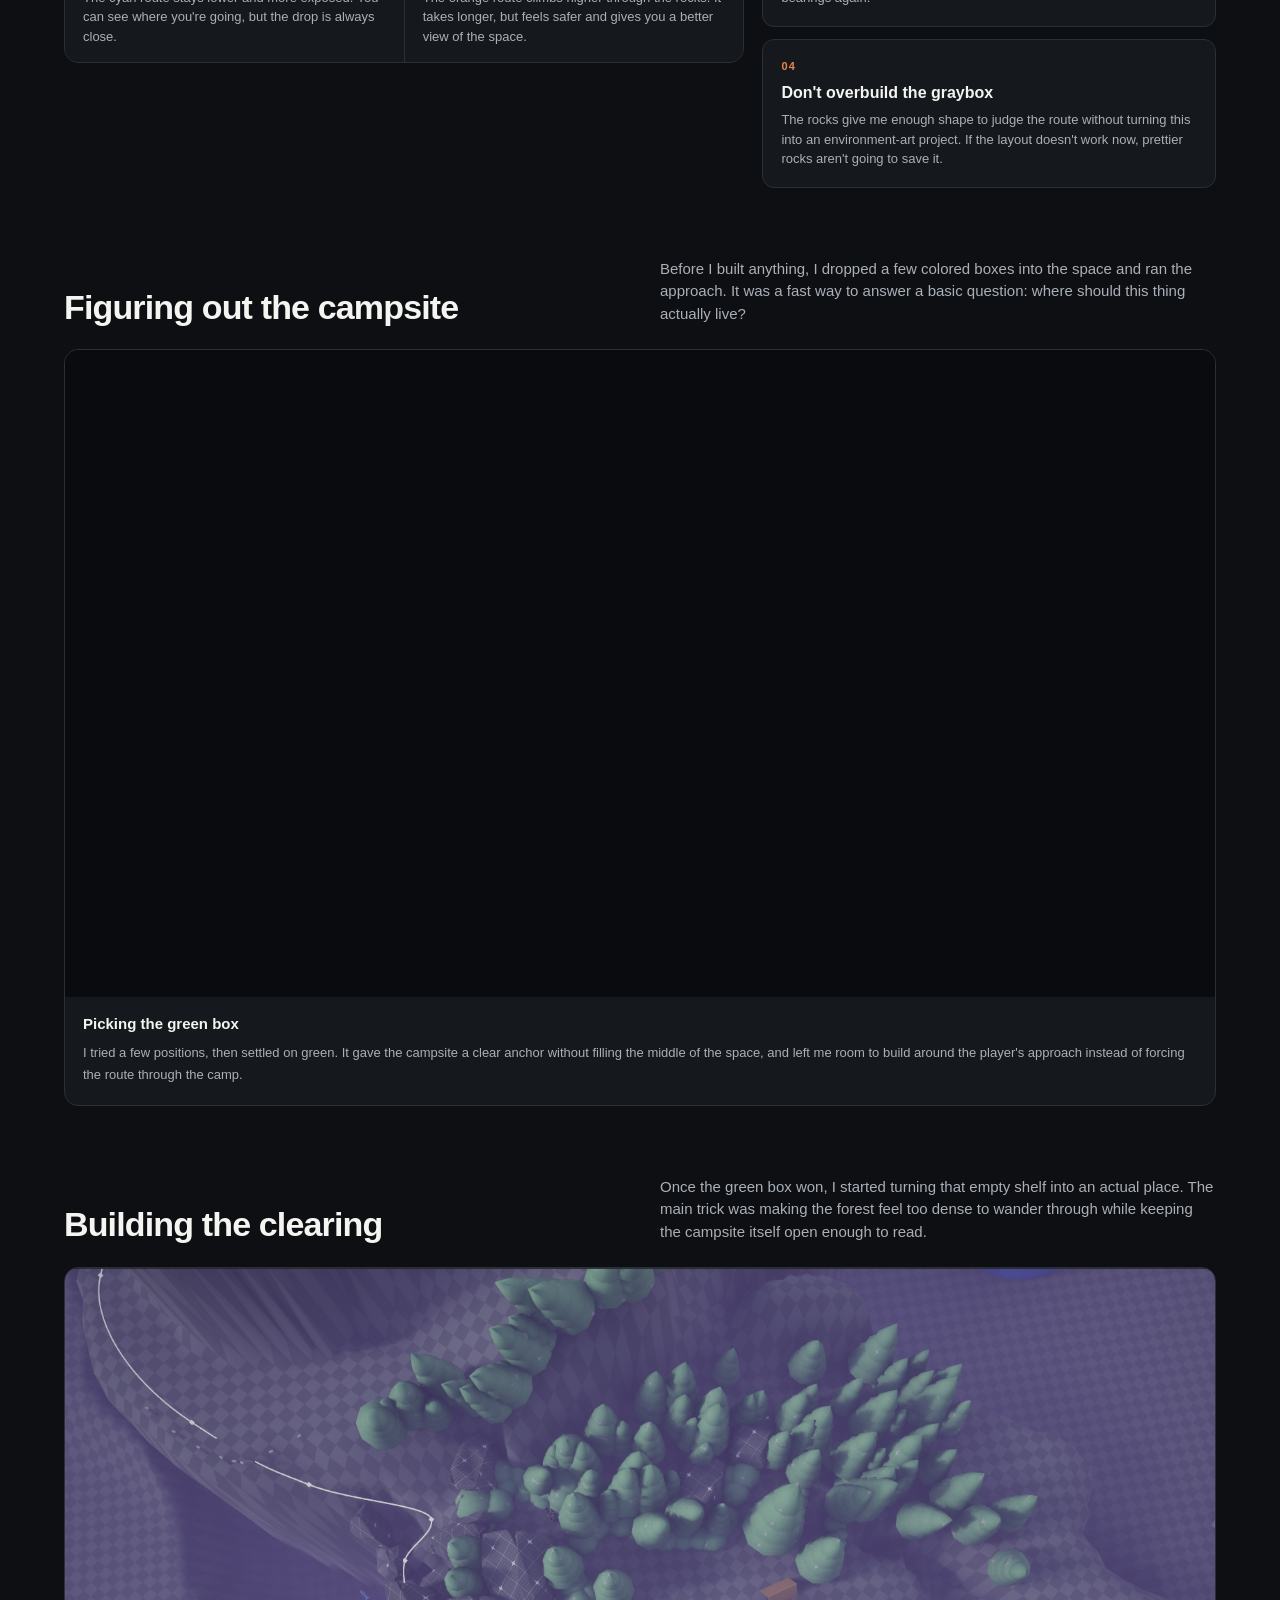
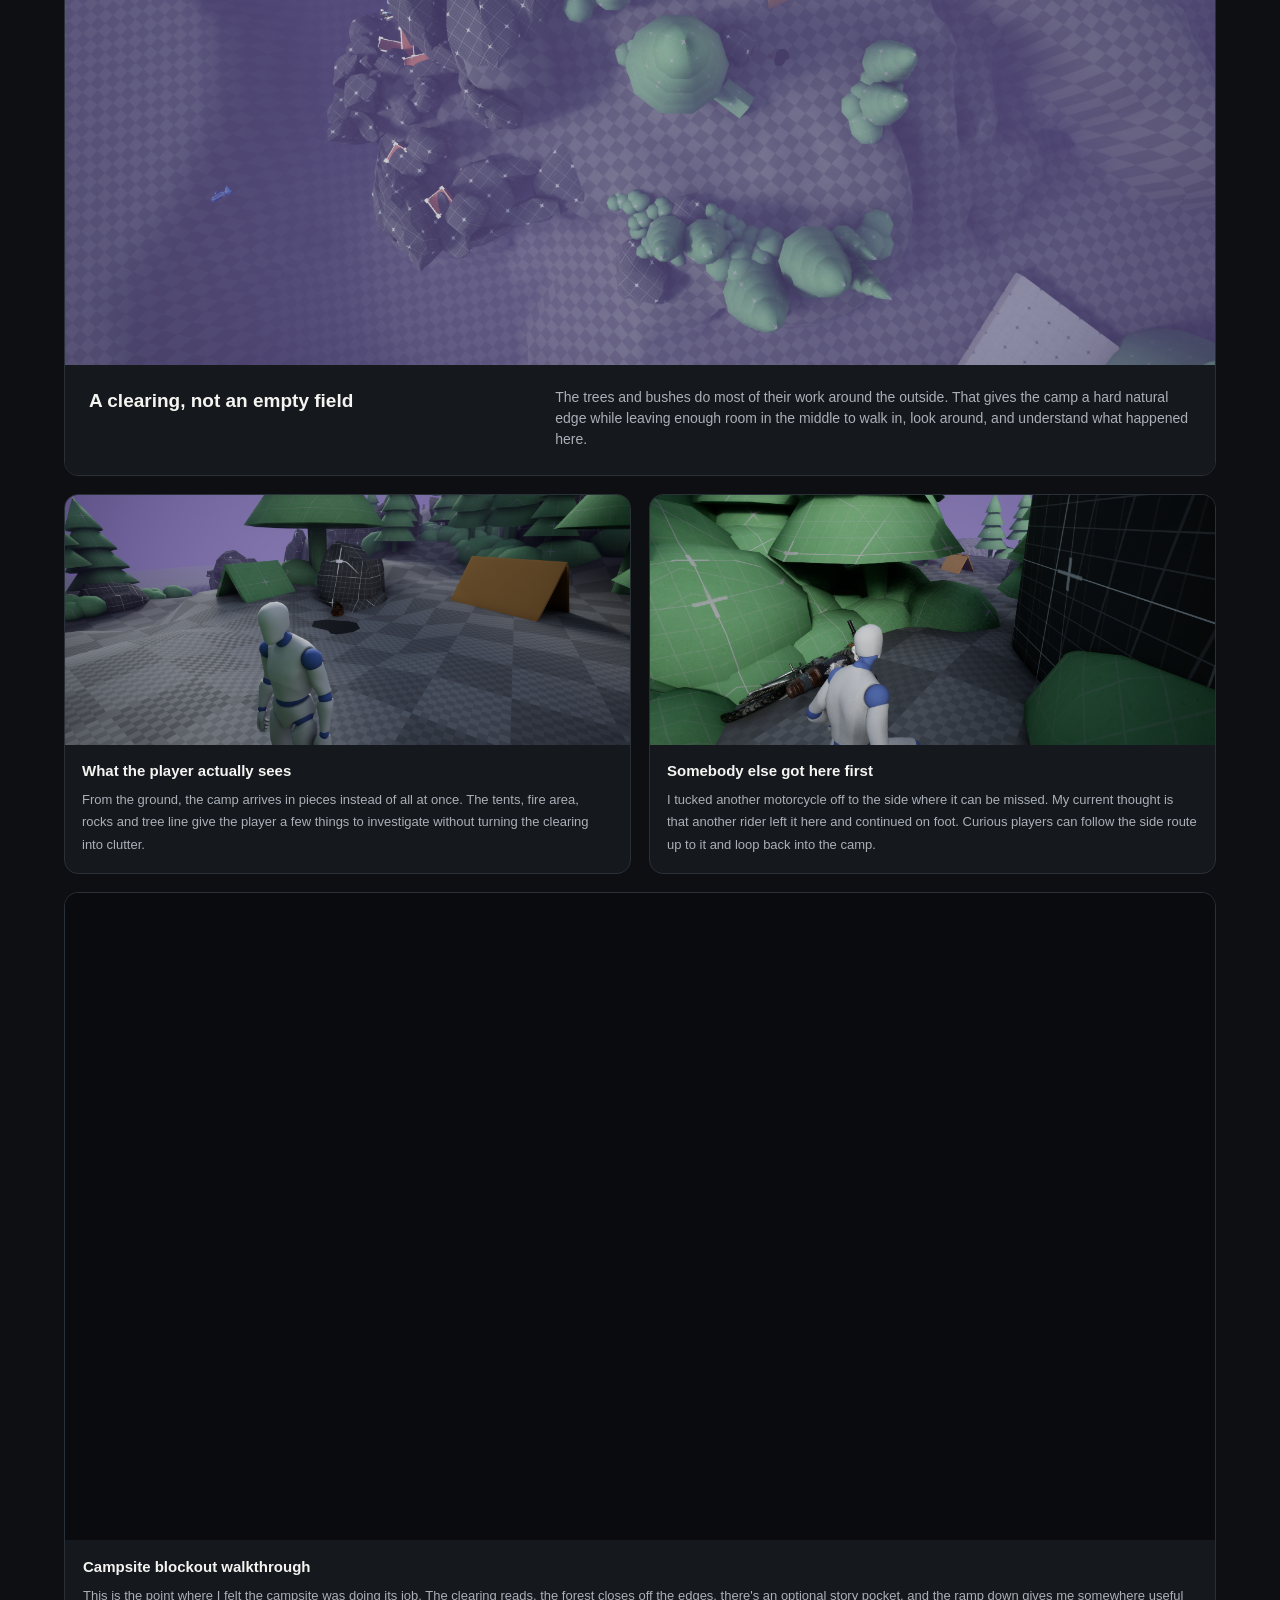
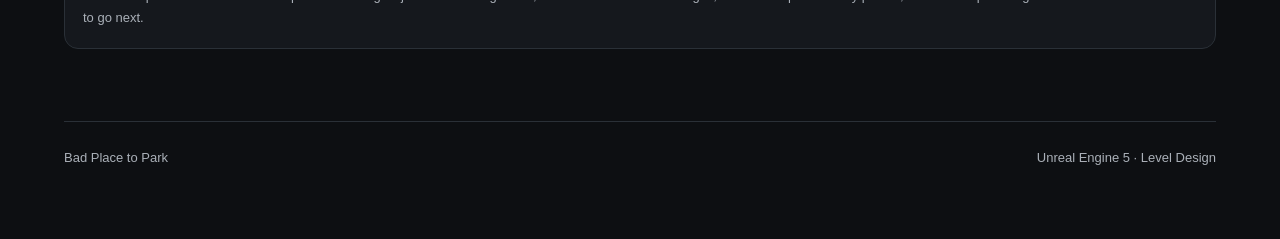
<file: Nick-Gooch/tests/wilderness-traverse-day-1.html>
<!doctype html><html lang="en"><head><meta charset="utf-8"><meta name="viewport" content="width=device-width,initial-scale=1"><title>Bad Place to Park — Nick Gooch Level Design</title><style>
:root{--bg:#0d0f12;--panel:#15181d;--text:#f4f4f1;--muted:#aab0b8;--line:#2a3037;--accent:#e9824f}*{box-sizing:border-box}html{background:var(--bg)}body{margin:0;background:var(--bg);color:var(--text);font:15px/1.5 Inter,Segoe UI,Arial,sans-serif}a{color:inherit}.wrap{max-width:1220px;margin:auto;padding:28px 34px 72px}.top{display:flex;justify-content:space-between;gap:20px;align-items:center;margin-bottom:24px;color:var(--muted);font-size:12px;letter-spacing:.12em;text-transform:uppercase}.top a{text-decoration:none}.hero{position:relative;overflow:hidden;border:1px solid var(--line);border-radius:18px;background:#111}.hero img{width:100%;height:620px;object-fit:cover;display:block}.hero:after{content:"";position:absolute;inset:0;background:linear-gradient(90deg,rgba(4,5,7,.92),rgba(4,5,7,.54) 38%,rgba(4,5,7,.05) 72%)}.hero-copy{position:absolute;z-index:2;left:48px;bottom:46px;max-width:610px}.eyebrow{font-size:12px;letter-spacing:.17em;text-transform:uppercase;color:#d9dcdf;margin-bottom:12px}h1{font-size:58px;line-height:.98;letter-spacing:-.04em;margin:0 0 18px}.dek{font-size:18px;color:#d4d7db;margin:0 0 22px;max-width:560px}.chips{display:flex;flex-wrap:wrap;gap:8px}.chip{border:1px solid rgba(255,255,255,.18);background:rgba(10,12,15,.5);padding:7px 10px;border-radius:999px;font-size:12px}section{margin-top:70px}.head{display:grid;grid-template-columns:1fr 1fr;gap:40px;align-items:end;margin-bottom:24px}h2{font-size:34px;line-height:1.08;letter-spacing:-.025em;margin:0}.head p{color:var(--muted);margin:0}.grid3{display:grid;grid-template-columns:repeat(3,1fr);gap:16px}.card{background:var(--panel);border:1px solid var(--line);border-radius:14px;overflow:hidden}.card img{display:block;width:100%;height:250px;object-fit:cover}.cap{padding:15px 17px 18px}.cap b{display:block;margin-bottom:5px}.cap span{color:var(--muted);font-size:13px}.video-grid{display:grid;grid-template-columns:repeat(2,1fr);gap:18px}.video-card{background:var(--panel);border:1px solid var(--line);border-radius:14px;overflow:hidden}.video-frame{position:relative;aspect-ratio:16/9;background:#0a0b0e}.video-frame iframe{position:absolute;inset:0;width:100%;height:100%;border:0}.video-copy{padding:16px 18px 19px}.video-copy b{display:block;margin-bottom:5px}.video-copy span{color:var(--muted);font-size:13px}.video-placeholder{aspect-ratio:16/9;display:flex;align-items:center;justify-content:center;background:#0a0b0e;border-bottom:1px solid var(--line);color:#7f8790;font-size:13px;letter-spacing:.08em;text-transform:uppercase}.wide,.macro{border:1px solid var(--line);border-radius:14px;overflow:hidden;background:#101216}.wide img,.macro img{display:block;width:100%;height:auto;object-fit:contain}.widecopy,.macro-copy{display:grid;grid-template-columns:.85fr 1.25fr;gap:34px;padding:22px 24px 25px;background:var(--panel)}.widecopy h3,.macro-copy h3{margin:0;font-size:19px}.widecopy p,.macro-copy p{margin:0;color:var(--muted);font-size:14px}.path-note{display:grid;grid-template-columns:1fr 1fr;gap:1px;background:var(--line);margin-top:12px}.path-note>div{background:var(--panel);padding:16px 18px}.path-note strong{font-size:10px;letter-spacing:.14em}.path-note .orange{color:var(--accent)}.path-note .cyan{color:var(--ice)}.path-note p{margin:5px 0 0;color:var(--muted);font-size:13px}.split{display:grid;grid-template-columns:1.2fr .8fr;gap:18px;align-items:start}.split-visual{border:1px solid var(--line);border-radius:14px;overflow:hidden;background:#101216}.split-visual img{width:100%;height:auto;display:block}.notes{display:grid;gap:12px}.note{border:1px solid var(--line);background:var(--panel);border-radius:12px;padding:18px}.num{font-size:11px;color:var(--accent);font-weight:700;letter-spacing:.12em}.note h3{font-size:16px;margin:7px 0 5px}.note p{font-size:13px;color:var(--muted);margin:0}.footer{margin-top:72px;padding-top:26px;border-top:1px solid var(--line);display:flex;justify-content:space-between;gap:20px;color:var(--muted);font-size:13px}@media(max-width:820px){.wrap{padding:18px}.hero img{height:520px}.hero-copy{left:24px;right:24px;bottom:28px}h1{font-size:42px}.head,.widecopy,.macro-copy,.split{grid-template-columns:1fr}.grid3,.video-grid{grid-template-columns:1fr}}
</style></head><body><div class="wrap"><div class="top"><a href="../index.html"><b>Nick Gooch — Level Design</b></a><span>Third-Person Cinematic Action-Adventure Study</span></div><div class="hero"><img src="../assets/05_macro_overview_original.png" alt="Wide Unreal Engine blockout showing the wilderness traversal and campsite shelf"><div class="hero-copy"><div class="eyebrow">Bad Place to Park</div><h1>Start with a crash. Build from there.</h1><p class="dek">I started with one simple idea: the player is pinned under a motorcycle on the side of a mountain. From there I built outward, figuring out where they look, where they go, and how much choice I could give them without turning the place into a maze.</p><div class="chips"><span class="chip">UE5 graybox</span><span class="chip">Traversal</span><span class="chip">Two routes</span><span class="chip">Cinematic action-adventure</span></div></div></div>
<section><div class="head"><h2>Starting with almost nothing</h2><p>A landscape, a character, a motorcycle, and a rough idea. The first job was just getting the scale right and finding a way out of the crash that felt interesting.</p></div><div class="grid3"><div class="card"><img src="../assets/01_blank_canvas.png" alt="Blank landscape at the start of the blockout"><div class="cap"><b>01 — Blank canvas</b><span>I started by getting the player into the space and checking scale. Nothing fancy yet. I just wanted a solid place to begin.</span></div></div><div class="card"><img src="../assets/02_accident_anchor.png" alt="Motorcycle accident pocket"><div class="cap"><b>02 — The crash</b><span>The bike gave the opening a reason to exist. The player starts trapped, pushes free, and immediately has to figure out what comes next.</span></div></div><div class="card"><img src="../assets/03_route_identity.png" alt="Traversal route framed by graybox rocks"><div class="cap"><b>03 — One path became two</b><span>Once the route started taking shape, I split it. The trick was making both ways feel different instead of giving the player the same path twice.</span></div></div></div></section>
<section><div class="head"><h2>This is where most of the work happened</h2><p>The first version technically worked. It was also pretty boring. Most of this first pass was tightening paths, moving rocks, testing the jump, and trying to make each route feel like its own little experience.</p></div><div class="video-grid"><article class="video-card"><div class="video-frame"><iframe src="https://www.youtube.com/embed/C6L-jK6mDh0" title="Opening accident and early route" loading="lazy" allow="accelerometer; autoplay; clipboard-write; encrypted-media; gyroscope; picture-in-picture; web-share" allowfullscreen></iframe></div><div class="video-copy"><b>Opening accident / early route</b><span>The crash works best when the player has a moment to recover, look around, and understand the space before moving on.</span></div></article><article class="video-card"><div class="video-frame"><iframe src="https://www.youtube.com/embed/DdJnWwAWhTs" title="Right route and optional jump" loading="lazy" allow="accelerometer; autoplay; clipboard-write; encrypted-media; gyroscope; picture-in-picture; web-share" allowfullscreen></iframe></div><div class="video-copy"><b>Right route / optional jump</b><span>This side became the quicker, more exposed route. I added a shortcut jump, then kept adjusting it until it felt like a real choice instead of a jump I added because jumps are fun.</span></div></article><article class="video-card"><div class="video-frame"><iframe src="https://www.youtube.com/embed/uCHs6Qb4Lmk" title="Left route through the rocks" loading="lazy" allow="accelerometer; autoplay; clipboard-write; encrypted-media; gyroscope; picture-in-picture; web-share" allowfullscreen></iframe></div><div class="video-copy"><b>Left route / through the rocks</b><span>The other side went the opposite direction: tighter, more protected, and more about moving through the rock formations than looking out over the edge.</span></div></article><article class="video-card"><div class="video-frame"><iframe src="https://www.youtube.com/embed/lDPrqVKiIE0" title="Climbing out toward the campsite" loading="lazy" allow="accelerometer; autoplay; clipboard-write; encrypted-media; gyroscope; picture-in-picture; web-share" allowfullscreen></iframe></div><div class="video-copy"><b>Climbing out toward the campsite</b><span>I didn't want the rock section to just stop and dump the player onto a big flat area. Raising the ground gave me a nicer transition and let the campsite arrive a little at a time.</span></div></article></div></section>
<section><div class="head"><h2>Keeping the whole thing small</h2><p>I wanted a meaningful choice, not two separate levels. Both routes are short, they play differently, and they bring the player back together before moving into the campsite.</p></div><div class="wide"><img src="../assets/04_topdown_original.png" alt="Top-down blockout showing the traversal routes and campsite approach"><div class="widecopy"><h3>Climb up or stay on the edge</h3><p>The right side is faster and more exposed. The left side is tighter and more physical. Both get you to the same place, but the few seconds in between should feel noticeably different.</p></div></div></section>
<section><div class="head"><h2>Tight first. Open later.</h2><p>The rock section is supposed to feel dense and a little uncomfortable. Then you climb out and suddenly have room to look around. That change in scale is doing a lot of the work.</p></div><div class="macro"><img src="../assets/06_current_footprint.png" alt="Full angled overview of the blockout"><div class="macro-copy"><h3>Making the campsite feel bigger than it is</h3><p>The campsite isn't enormous. It just feels that way after spending time squeezed between rocks. I like getting that kind of payoff from the layout instead of just making everything physically huge.</p></div></div></section>
<section><div class="head"><h2>Design Intent</h2><p>I wasn't trying to make a pretty environment yet. I was trying to answer a few basic questions and make sure the player experience worked before adding more stuff.</p></div><div class="split"><div class="split-visual"><img src="../assets/07_design_intent_topdown.png" alt="Bird's-eye view showing the route split, reconnection, campsite area, and POI direction"><div class="path-note"><div><strong class="cyan">ON THE EDGE</strong><p>The cyan route stays lower and more exposed. You can see where you're going, but the drop is always close.</p></div><div><strong class="orange">CLIMBING UP</strong><p>The orange route climbs higher through the rocks. It takes longer, but feels safer and gives you a better view of the space.</p></div></div></div><div class="notes"><div class="note"><div class="num">01</div><h3>Don't show everything at once</h3><p>If the player can stare at the destination the whole time, it stops being interesting. I'd rather let them catch a glimpse, lose it behind the terrain, then find it again later.</p></div><div class="note"><div class="num">02</div><h3>Make the choice actually matter</h3><p>Left and right shouldn't just be different shapes. One is exposed and direct; the other is tighter and slower. The player should feel that difference without needing it explained.</p></div><div class="note"><div class="num">03</div><h3>Give the level room to breathe</h3><p>After spending time in the rocks, the campsite needs to feel like a release. More visibility, more room to scan, and a chance to get your bearings again.</p></div><div class="note"><div class="num">04</div><h3>Don't overbuild the graybox</h3><p>The rocks give me enough shape to judge the route without turning this into an environment-art project. If the layout doesn't work now, prettier rocks aren't going to save it.</p></div></div></div></section>
<section><div class="head"><h2>Figuring out the campsite</h2><p>Before I built anything, I dropped a few colored boxes into the space and ran the approach. It was a fast way to answer a basic question: where should this thing actually live?</p></div><article class="video-card"><div class="video-frame"><iframe src="https://www.youtube.com/embed/7ZAJA9Ryy7g" title="Picking the campsite position" loading="lazy" allow="accelerometer; autoplay; clipboard-write; encrypted-media; gyroscope; picture-in-picture; web-share" allowfullscreen></iframe></div><div class="video-copy"><b>Picking the green box</b><span>I tried a few positions, then settled on green. It gave the campsite a clear anchor without filling the middle of the space, and left me room to build around the player's approach instead of forcing the route through the camp.</span></div></article></section>
<section><div class="head"><h2>Building the clearing</h2><p>Once the green box won, I started turning that empty shelf into an actual place. The main trick was making the forest feel too dense to wander through while keeping the campsite itself open enough to read.</p></div><div class="wide"><img src="../assets/08_campsite_blockout_overview.png" alt="Top-down campsite blockout surrounded by dense forest"><div class="widecopy"><h3>A clearing, not an empty field</h3><p>The trees and bushes do most of their work around the outside. That gives the camp a hard natural edge while leaving enough room in the middle to walk in, look around, and understand what happened here.</p></div></div><div class="video-grid" style="margin-top:18px"><article class="card"><img src="../assets/09_campsite_player_view.png" alt="Player-height view of the campsite blockout"><div class="cap"><b>What the player actually sees</b><span>From the ground, the camp arrives in pieces instead of all at once. The tents, fire area, rocks and tree line give the player a few things to investigate without turning the clearing into clutter.</span></div></article><article class="card"><img src="../assets/10_hidden_motorcycle_story.png" alt="Hidden second motorcycle beside the campsite"><div class="cap"><b>Somebody else got here first</b><span>I tucked another motorcycle off to the side where it can be missed. My current thought is that another rider left it here and continued on foot. Curious players can follow the side route up to it and loop back into the camp.</span></div></article></div><article class="video-card" style="margin-top:18px"><div class="video-frame"><iframe src="https://www.youtube.com/embed/cXuk4N8Fwr4" title="Campsite blockout progress walkthrough" loading="lazy" allow="accelerometer; autoplay; clipboard-write; encrypted-media; gyroscope; picture-in-picture; web-share" allowfullscreen></iframe></div><div class="video-copy"><b>Campsite blockout walkthrough</b><span>This is the point where I felt the campsite was doing its job. The clearing reads, the forest closes off the edges, there's an optional story pocket, and the ramp down gives me somewhere useful to go next.</span></div></article></section>
<div class="footer"><span>Bad Place to Park</span><span>Unreal Engine 5 · Level Design</span></div></div></body></html>
</file>
<file: styles.css>
:root{--bg:#0b0d0f;--panel:#12161a;--line:#252b31;--text:#f1f2ed;--muted:#9ca5ad;--accent:#b9e85e;--max:1180px}*{box-sizing:border-box}html{scroll-behavior:smooth}body{margin:0;background:var(--bg);color:var(--text);font-family:Inter,ui-sans-serif,system-ui,-apple-system,BlinkMacSystemFont,"Segoe UI",sans-serif;line-height:1.55}.wrap{width:min(var(--max),calc(100% - 48px));margin:auto}.nav{height:88px;display:flex;align-items:center;justify-content:space-between;border-bottom:1px solid var(--line)}.brand{color:var(--text);text-decoration:none;letter-spacing:.13em;font-size:13px;display:flex;gap:10px;align-items:center}.brand>span{font-size:24px;color:var(--accent)}.brand b{font-weight:400;color:var(--muted)}nav{display:flex;gap:30px;align-items:center}nav a{color:#c8cdd1;text-decoration:none;font-size:13px}.pill{border:1px solid #3a4249;border-radius:999px;padding:10px 17px}.hero{min-height:720px;padding:120px 0 100px;position:relative;overflow:hidden}.eyebrow{font-size:11px;letter-spacing:.2em;color:var(--accent);font-weight:700;margin-bottom:22px}.hero h1,.section h2,.contact h2{font-size:clamp(50px,7vw,92px);line-height:.96;letter-spacing:-.055em;margin:0;font-weight:650}.hero h1 em,.work-intro h1 em{font-style:normal;color:#89939b}.lede{font-size:19px;color:#aeb6bc;max-width:620px;margin:34px 0}.actions{display:flex;gap:12px}.button{display:inline-block;padding:14px 20px;text-decoration:none;font-size:13px;font-weight:700;border-radius:3px}.primary{background:var(--accent);color:#10140b}.ghost{border:1px solid #343b41;color:#dbe0e3}.hero-art{position:absolute;right:0;top:115px;width:42%;height:460px;border:1px solid var(--line);background:#101419;overflow:hidden}.hero-art>span{position:absolute;bottom:16px;left:18px;font-size:9px;letter-spacing:.18em;color:#69747d}.grid{position:absolute;inset:0;background-image:linear-gradient(#1b2228 1px,transparent 1px),linear-gradient(90deg,#1b2228 1px,transparent 1px);background-size:34px 34px;opacity:.8}.path{position:absolute;height:2px;background:var(--accent);transform-origin:left}.one{width:220px;left:65px;top:300px;transform:rotate(-38deg)}.two{width:170px;left:235px;top:164px;transform:rotate(28deg)}.node{position:absolute;width:12px;height:12px;border:2px solid var(--accent);border-radius:50%;background:#101419}.n1{left:59px;top:294px}.n2{left:230px;top:158px}.n3{left:376px;top:237px}.section{padding:120px 0}.section-head{display:grid;grid-template-columns:1.2fr .8fr;gap:80px;align-items:end;margin-bottom:58px}.section h2,.contact h2{font-size:clamp(40px,5vw,66px)}.section-head>p{color:var(--muted);max-width:470px}.projects{display:grid;grid-template-columns:1fr 1fr;gap:20px}.project{border:1px solid var(--line);background:var(--panel)}.project.featured{grid-column:1/-1;display:grid;grid-template-columns:1.35fr .65fr}.visual{height:310px;position:relative;overflow:hidden;background:#171d22}.featured .visual{height:430px}.visual:before,.visual:after{content:"";position:absolute;border:1px solid #364048;background:#202830}.third:before{width:50%;height:43%;left:12%;bottom:12%;transform:skewY(-5deg)}.third:after{width:30%;height:65%;right:10%;bottom:12%}.first:before{width:34%;height:78%;left:18%;bottom:-15%;transform:perspective(180px) rotateY(24deg)}.first:after{width:27%;height:55%;right:15%;bottom:0}.arpg:before{width:48%;height:48%;left:26%;top:25%;transform:rotate(45deg)}.arpg:after{width:17%;height:17%;left:42%;top:41%;transform:rotate(45deg);background:var(--accent);opacity:.45}.visual>span:not(.tag){position:absolute;top:22px;left:25px;color:#58636c;font-size:50px;font-weight:800}.tag{position:absolute;z-index:2;top:18px;left:18px;background:var(--accent);color:#11170a;font-size:9px;font-weight:800;letter-spacing:.14em;padding:7px 9px}.copy{padding:34px}.featured .copy{display:flex;flex-direction:column;justify-content:center;padding:48px}.meta{font-size:10px;letter-spacing:.16em;color:var(--accent);margin-bottom:10px}.copy h3{font-size:27px;margin:0 0 12px}.copy p{color:var(--muted);margin:0 0 24px}.muted{font-size:12px;color:#737e86}.capabilities{background:#0f1215;border-top:1px solid var(--line);border-bottom:1px solid var(--line)}.cap-grid{display:grid;grid-template-columns:repeat(4,1fr);margin-top:65px;border-top:1px solid var(--line)}.cap-grid>div{padding:30px 26px 15px 0;border-right:1px solid var(--line);margin-right:25px}.cap-grid>div:last-child{border-right:0}.cap-grid span,.why-grid span{font-size:10px;color:var(--accent)}.cap-grid h3{font-size:20px;margin:38px 0 12px}.cap-grid p,.why-grid p{color:var(--muted);font-size:14px}.why{border-bottom:1px solid var(--line)}.why h2{margin-bottom:0}.why-grid{display:grid;grid-template-columns:repeat(4,1fr);margin-top:65px;border-top:1px solid var(--line)}.why-grid>div{padding:30px 26px 15px 0;border-right:1px solid var(--line);margin-right:25px}.why-grid>div:last-child{border-right:0}.why-grid h3{font-size:20px;margin:38px 0 12px}.work-intro{padding-bottom:65px}.work-intro h1{font-size:clamp(50px,7vw,92px);line-height:.96;letter-spacing:-.055em;margin:0;font-weight:650}.work-intro p{font-size:19px;color:var(--muted);max-width:620px;margin:34px 0 0}.work-list{padding-top:35px}.about{display:grid;grid-template-columns:1fr 1fr;gap:90px}.about-copy{font-size:18px;color:#b9c0c5}.about-copy strong{color:var(--text)}.note{font-size:12px!important;color:#707a82!important}.credits{display:flex;flex-wrap:wrap;gap:8px;margin-top:30px}.credits span{border:1px solid var(--line);padding:7px 9px;font-size:9px;letter-spacing:.12em;color:#87919a}.contact{padding:110px 0;background:#171d18;border-top:1px solid #293128}.contact-inner{display:grid;grid-template-columns:1.1fr .9fr;gap:100px;align-items:end}.contact-inner>div:last-child{max-width:430px}.contact p{color:#abb5ac;margin:0 0 28px}footer{height:110px;display:flex;align-items:center;justify-content:space-between;color:#68727a;font-size:11px;border-top:1px solid var(--line)}footer .brand{font-size:10px}@media(max-width:850px){nav a:not(.pill){display:none}.hero{padding-top:80px;min-height:760px}.hero-art{position:absolute;top:auto;bottom:40px;left:0;width:100%;height:280px}.section-head,.about,.contact-inner{grid-template-columns:1fr;gap:30px}.projects{grid-template-columns:1fr}.project.featured{grid-column:auto;display:block}.featured .visual{height:310px}.cap-grid,.why-grid{grid-template-columns:1fr 1fr}.project{min-width:0}}@media(max-width:520px){.wrap{width:min(var(--max),calc(100% - 30px))}.nav{height:72px}.hero{padding-top:64px}.hero h1,.work-intro h1{font-size:49px}.lede,.work-intro p{font-size:16px}.section{padding:85px 0}.cap-grid,.why-grid{grid-template-columns:1fr}.cap-grid>div,.why-grid>div{border-right:0;border-bottom:1px solid var(--line);margin:0}.actions{flex-wrap:wrap}footer{height:auto;padding:35px 0;gap:18px;flex-direction:column;align-items:flex-start}}
</file>
